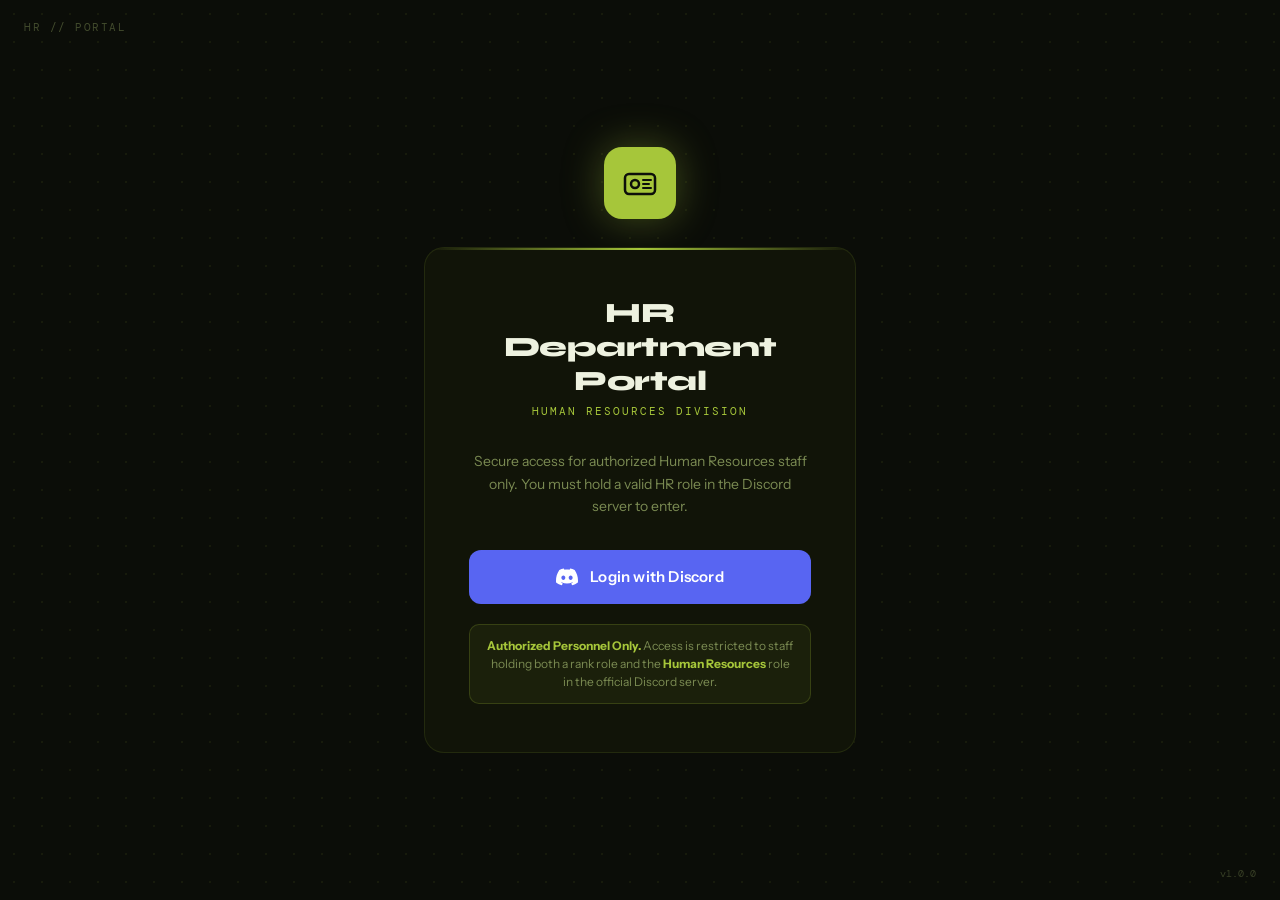
<file: index.html>
<!DOCTYPE html>
<html lang="en">
<head>
  <meta charset="UTF-8" />
  <meta name="viewport" content="width=device-width, initial-scale=1.0"/>
  <title>HR Portal — Roblox Café</title>
  <link rel="preconnect" href="https://fonts.googleapis.com">
  <link href="https://fonts.googleapis.com/css2?family=Syne:wght@400;600;700;800&family=DM+Mono:wght@400;500&family=Instrument+Sans:wght@400;500;600&display=swap" rel="stylesheet">
  <link rel="stylesheet" href="css/global.css">
  <style>
    body { display:flex; align-items:center; justify-content:center; min-height:100vh; }

    .login-wrap {
      display: flex;
      flex-direction: column;
      align-items: center;
      gap: 0;
      max-width: 480px;
      width: 100%;
      padding: 0 24px;
    }

    .logo-badge {
      width: 72px; height: 72px;
      background: var(--accent);
      border-radius: 18px;
      display: flex; align-items: center; justify-content: center;
      margin-bottom: 28px;
      box-shadow: 0 0 40px rgba(166,198,58,0.35);
      animation: badgePulse 3s ease-in-out infinite;
    }
    .logo-badge svg { width:38px; height:38px; }

    @keyframes badgePulse {
      0%,100% { box-shadow: 0 0 40px rgba(166,198,58,0.35); }
      50% { box-shadow: 0 0 60px rgba(166,198,58,0.55); }
    }

    .login-card {
      background: var(--surface);
      border: 1px solid var(--border);
      border-radius: 20px;
      padding: 48px 44px;
      width: 100%;
      text-align: center;
      position: relative;
      overflow: hidden;
    }
    .login-card::before {
      content:'';
      position:absolute; top:0; left:0; right:0; height:2px;
      background: linear-gradient(90deg, transparent, var(--accent), transparent);
    }

    .login-card h1 {
      font-family: 'Syne', sans-serif;
      font-size: 28px;
      font-weight: 800;
      color: var(--text-primary);
      margin-bottom: 6px;
      letter-spacing: -0.5px;
    }
    .login-card .dept-label {
      font-family: 'DM Mono', monospace;
      font-size: 11px;
      color: var(--accent);
      letter-spacing: 2px;
      text-transform: uppercase;
      margin-bottom: 32px;
    }
    .login-card p {
      font-size: 14px;
      color: var(--text-muted);
      line-height: 1.6;
      margin-bottom: 32px;
    }

    .discord-btn {
      display: flex;
      align-items: center;
      justify-content: center;
      gap: 12px;
      width: 100%;
      padding: 16px 24px;
      background: #5865F2;
      border: none;
      border-radius: 12px;
      color: #fff;
      font-family: 'Instrument Sans', sans-serif;
      font-size: 15px;
      font-weight: 600;
      cursor: pointer;
      transition: all 0.2s ease;
      text-decoration: none;
      letter-spacing: 0.2px;
    }
    .discord-btn:hover {
      background: #4752C4;
      transform: translateY(-1px);
      box-shadow: 0 8px 24px rgba(88,101,242,0.35);
    }
    .discord-btn svg { width:22px; height:22px; }

    .warning-note {
      margin-top: 20px;
      padding: 12px 16px;
      background: rgba(166,198,58,0.07);
      border: 1px solid rgba(166,198,58,0.2);
      border-radius: 10px;
      font-size: 12px;
      color: var(--text-muted);
      line-height: 1.5;
    }
    .warning-note strong { color: var(--accent); }

    .dot-grid {
      position: fixed;
      inset: 0;
      background-image: radial-gradient(circle, rgba(166,198,58,0.08) 1px, transparent 1px);
      background-size: 28px 28px;
      pointer-events: none;
      z-index: 0;
    }
    .login-wrap { position: relative; z-index: 1; }

    .corner-tag {
      position: fixed;
      top: 20px; left: 24px;
      font-family: 'DM Mono', monospace;
      font-size: 11px;
      color: var(--text-muted);
      letter-spacing: 1.5px;
      opacity: 0.5;
    }
    .version-tag {
      position: fixed;
      bottom: 20px; right: 24px;
      font-family: 'DM Mono', monospace;
      font-size: 10px;
      color: var(--text-muted);
      opacity: 0.4;
    }

    #error-msg {
      display: none;
      margin-top: 16px;
      padding: 12px 16px;
      background: rgba(239,68,68,0.1);
      border: 1px solid rgba(239,68,68,0.25);
      border-radius: 10px;
      font-size: 13px;
      color: #f87171;
    }
  </style>
</head>
<body>
  <div class="dot-grid"></div>
  <span class="corner-tag">HR // PORTAL</span>
  <span class="version-tag">v1.0.0</span>

  <div class="login-wrap">
    <div class="logo-badge">
      <svg viewBox="0 0 38 38" fill="none" xmlns="http://www.w3.org/2000/svg">
        <rect x="4" y="10" width="30" height="20" rx="4" stroke="#0d0f0a" stroke-width="2.5"/>
        <circle cx="14" cy="20" r="4" stroke="#0d0f0a" stroke-width="2.5"/>
        <path d="M22 16h8M22 20h6M22 24h8" stroke="#0d0f0a" stroke-width="2" stroke-linecap="round"/>
      </svg>
    </div>

    <div class="login-card">
      <h1>HR Department Portal</h1>
      <div class="dept-label">Human Resources Division</div>
      <p>Secure access for authorized Human Resources staff only. You must hold a valid HR role in the Discord server to enter.</p>

      <a href="#" class="discord-btn" id="loginBtn">
        <svg viewBox="0 0 71 55" fill="none" xmlns="http://www.w3.org/2000/svg">
          <path d="M60.1045 4.8978C55.5792 2.8214 50.7265 1.2916 45.6527 0.41542C45.5603 0.39851 45.468 0.440769 45.4204 0.525289C44.7963 1.6353 44.105 3.0834 43.6209 4.2216C38.1637 3.4046 32.7345 3.4046 27.3892 4.2216C26.905 3.0581 26.1886 1.6353 25.5617 0.525289C25.5141 0.443589 25.4218 0.401329 25.3294 0.41542C20.2584 1.2888 15.4057 2.8186 10.8776 4.8978C10.8384 4.9147 10.8048 4.9429 10.7825 4.9795C1.57795 18.7309 -0.943561 32.1443 0.293408 45.3914C0.299005 45.4562 0.335386 45.5182 0.385761 45.5576C6.45866 50.0174 12.3413 52.7249 18.1147 54.5195C18.2071 54.5477 18.305 54.5139 18.3638 54.4378C19.7295 52.5728 20.9469 50.6063 21.9907 48.5383C22.0523 48.4172 21.9935 48.2735 21.8676 48.2256C19.9366 47.4931 18.0979 46.6 16.3292 45.5858C16.1893 45.5041 16.1781 45.304 16.3068 45.2082C16.679 44.9293 17.0513 44.6391 17.4067 44.3461C17.471 44.2926 17.5606 44.2813 17.6362 44.3151C29.2558 49.6202 41.8354 49.6202 53.3179 44.3151C53.3935 44.2785 53.4831 44.2898 53.5502 44.3433C53.9057 44.6363 54.2779 44.9293 54.6530 45.2082C54.7816 45.304 54.7732 45.5041 54.6333 45.5858C52.8646 46.6197 51.0259 47.4931 49.0921 48.2228C48.9662 48.2707 48.9102 48.4172 48.9718 48.5383C50.038 50.6034 51.2554 52.5699 52.5959 54.435C52.6519 54.5139 52.7526 54.5477 52.845 54.5195C58.6464 52.7249 64.529 50.0174 70.6019 45.5576C70.6551 45.5182 70.6887 45.459 70.6943 45.3942C72.1747 30.0791 68.2147 16.7757 60.1968 4.9823C60.1772 4.9429 60.1437 4.9147 60.1045 4.8978ZM23.7259 37.3253C20.2276 37.3253 17.3451 34.1136 17.3451 30.1693C17.3451 26.225 20.1717 23.0133 23.7259 23.0133C27.308 23.0133 30.1626 26.2532 30.1066 30.1693C30.1066 34.1136 27.28 37.3253 23.7259 37.3253ZM47.3178 37.3253C43.8196 37.3253 40.9371 34.1136 40.9371 30.1693C40.9371 26.225 43.7636 23.0133 47.3178 23.0133C50.9 23.0133 53.7545 26.2532 53.6986 30.1693C53.6986 34.1136 50.9 37.3253 47.3178 37.3253Z" fill="white"/>
        </svg>
        Login with Discord
      </a>

      <div id="error-msg"></div>

      <div class="warning-note">
        <strong>Authorized Personnel Only.</strong> Access is restricted to staff holding both a rank role and the <strong>Human Resources</strong> role in the official Discord server.
      </div>
    </div>
  </div>

  <script>
    const DISCORD_CLIENT_ID = '1505290476343787651';
    const REDIRECT_URI = 'https://ereinis.github.io/hrdbujina/callback.html';

    function showLoginError(message) {
      const box = document.getElementById('error-msg');
      box.textContent = message;
      box.style.display = 'block';
    }

    function createState() {
      if (window.crypto?.randomUUID) return crypto.randomUUID();
      const bytes = new Uint8Array(16);
      crypto.getRandomValues(bytes);
      return Array.from(bytes, b => b.toString(16).padStart(2, '0')).join('');
    }

    document.getElementById('loginBtn').addEventListener('click', (e) => {
      e.preventDefault();

      try {
        const state = createState();
        sessionStorage.setItem('oauth_state', state);
        const params = new URLSearchParams({
          client_id: DISCORD_CLIENT_ID,
          redirect_uri: REDIRECT_URI,
          response_type: 'token',
          scope: 'identify guilds.members.read',
          state
        });
        window.location.assign(`https://discord.com/api/oauth2/authorize?${params}`);
      } catch (error) {
        showLoginError(`Could not start Discord login: ${error.message}`);
      }
    });
  </script>
</body>
</html>
</file>
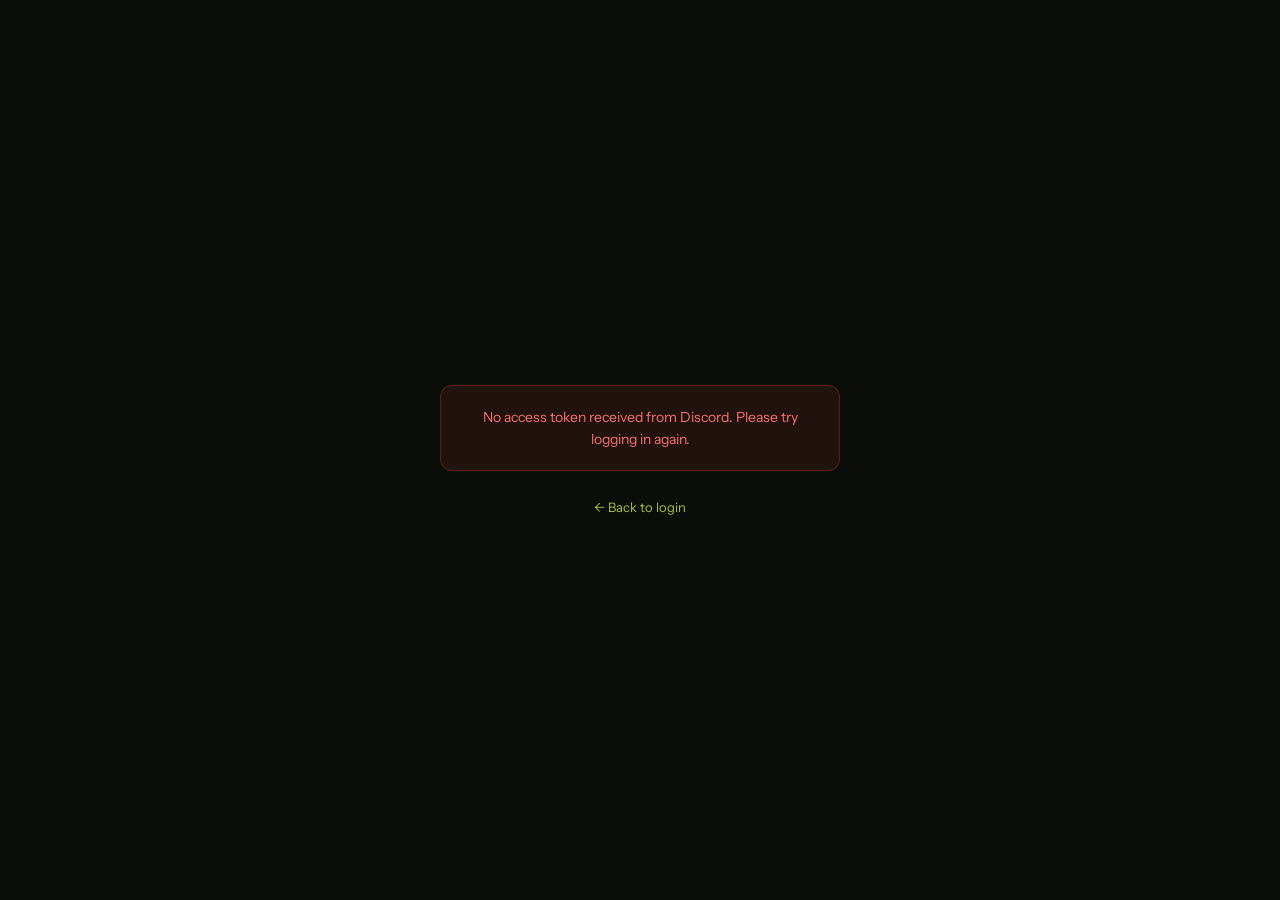
<file: callback.html>
<!DOCTYPE html>
<html lang="en">
<head>
  <meta charset="UTF-8"/>
  <meta name="viewport" content="width=device-width, initial-scale=1.0"/>
  <title>Authenticating…</title>
  <link rel="preconnect" href="https://fonts.googleapis.com">
  <link href="https://fonts.googleapis.com/css2?family=DM+Mono:wght@400;500&family=Instrument+Sans:wght@400;500&display=swap" rel="stylesheet">
  <style>
    :root {
      --accent: #a6c63a;
      --bg: #0b0d08;
      --surface: #111408;
      --border: rgba(166,198,58,0.15);
      --text-primary: #eef2e0;
      --text-muted: #7a8a52;
      --danger: #ef4444;
    }
    * { box-sizing: border-box; margin:0; padding:0; }
    body {
      background: var(--bg);
      color: var(--text-primary);
      font-family: 'Instrument Sans', sans-serif;
      display: flex; align-items: center; justify-content: center;
      min-height: 100vh; flex-direction: column; gap: 20px; text-align:center; padding:24px;
    }
    .spinner {
      width:36px; height:36px;
      border: 3px solid var(--border);
      border-top-color: var(--accent);
      border-radius:50%;
      animation: spin 0.7s linear infinite;
    }
    @keyframes spin { to { transform:rotate(360deg); } }
    .status { font-family:'DM Mono',monospace; font-size:12px; color:var(--text-muted); letter-spacing:1px; }
    .error-box {
      background: rgba(239,68,68,0.1);
      border: 1px solid rgba(239,68,68,0.25);
      border-radius: 12px;
      padding: 20px 28px;
      color: #f87171;
      font-size: 14px;
      line-height: 1.6;
      max-width:400px;
    }
    .back-link {
      font-size: 13px; color: var(--accent);
      text-decoration: none; margin-top: 8px;
    }
    .back-link:hover { text-decoration: underline; }
  </style>
</head>
<body>
  <div class="spinner" id="spinner"></div>
  <div class="status" id="status">Verifying your Discord account…</div>

  <script type="module">
    const setStatus = (msg) => { document.getElementById('status').textContent = msg; };

    async function handleCallback() {
      const hash = window.location.hash.substring(1);
      const params = new URLSearchParams(hash);
      const token = params.get('access_token');
      const returnedState = params.get('state');
      const storedState = sessionStorage.getItem('oauth_state');

      if (!token) {
        showError('No access token received from Discord. Please try logging in again.');
        return;
      }
      if (returnedState !== storedState) {
        showError('State mismatch — possible CSRF. Please try again.');
        return;
      }

      try {
        setStatus('Loading portal configuration...');
        const { fetchAndValidate, saveSession } = await import('./js/auth.js');
        setStatus('Fetching your guild membership…');
        const session = await fetchAndValidate(token);
        saveSession(session);
        setStatus('Access granted! Redirecting…');
        window.location.href = 'pages/dashboard.html';
      } catch (err) {
        if (err.name === 'AbortError') {
          showError('Discord took too long to respond. Refresh and try again.');
        } else if (err.message === 'NO_HR_ROLE') {
          showError('You do not have the <strong>Human Resources</strong> role in the server. Access denied.');
        } else if (err.message === 'NO_RANK_ROLE') {
          showError('No valid HR rank role found on your account. Contact a President or Vice President.');
        } else {
          showError(`Authentication failed: ${err.message}`);
        }
      }
    }

    function showError(msg) {
      document.getElementById('spinner').style.display = 'none';
      document.getElementById('status').style.display = 'none';
      document.body.insertAdjacentHTML('beforeend', `
        <div class="error-box">${msg}</div>
        <a href="index.html" class="back-link">← Back to login</a>
      `);
    }

    handleCallback();
  </script>
</body>
</html>
</file>
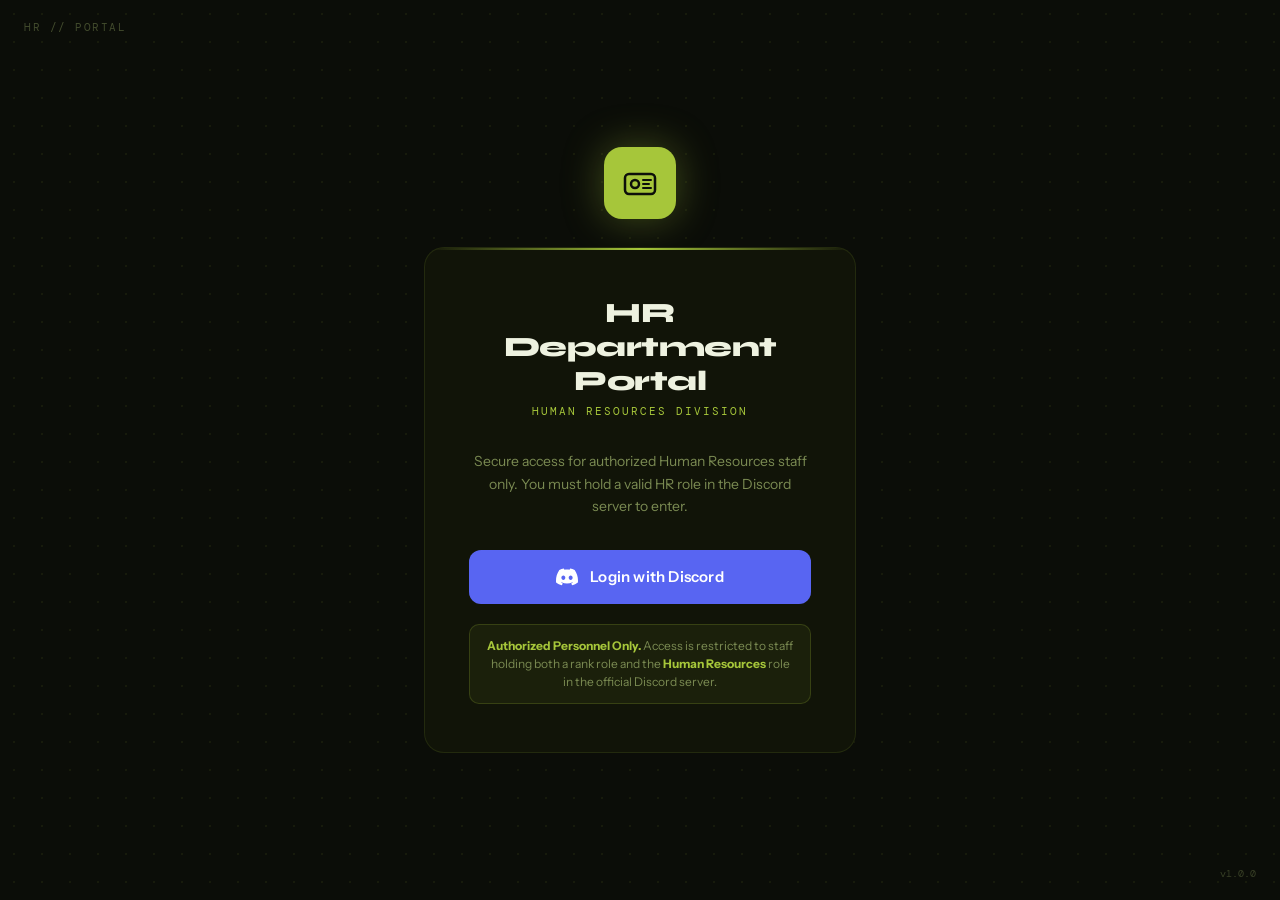
<file: pages/dashboard.html>
<!DOCTYPE html>
<html lang="en">
<head>
  <meta charset="UTF-8"/>
  <meta name="viewport" content="width=device-width, initial-scale=1.0"/>
  <title>Dashboard — HR Portal</title>
  <link rel="preconnect" href="https://fonts.googleapis.com">
  <link href="https://fonts.googleapis.com/css2?family=Syne:wght@400;600;700;800&family=DM+Mono:wght@400;500&family=Instrument+Sans:wght@400;500;600&display=swap" rel="stylesheet">
  <link rel="stylesheet" href="../css/global.css">
</head>
<body>
<script type="module">
import { initLayout } from '../js/layout.js';
import { initFirebase } from '../js/firebase.js';

(async () => {
  const session = await initLayout('Dashboard', 'dashboard');
  if (!session) return;

  const { db } = await initFirebase();

  const content = document.getElementById('page-content');
  content.innerHTML = `
    <div style="margin-bottom:28px;">
      <h2 style="font-family:'Syne',sans-serif;font-size:22px;font-weight:800;margin-bottom:4px;">
        Welcome back, ${escHtml(session.username)} 👋
      </h2>
      <p style="color:var(--text-muted);font-size:14px;">Here's an overview of HR department activity.</p>
    </div>

    <div class="stats-grid" id="stats-grid">
      <div class="stat-card">
        <div class="stat-value" id="stat-transcripts">—</div>
        <div class="stat-label">Ticket Transcripts</div>
      </div>
      <div class="stat-card">
        <div class="stat-value" id="stat-cases">—</div>
        <div class="stat-label">Disciplinary Cases</div>
      </div>
      <div class="stat-card">
        <div class="stat-value" id="stat-interviews">—</div>
        <div class="stat-label">Interviews</div>
      </div>
      <div class="stat-card">
        <div class="stat-value" id="stat-recent">—</div>
        <div class="stat-label">Cases This Month</div>
      </div>
    </div>

    <div style="display:grid;grid-template-columns:1fr 1fr;gap:20px;">
      <div class="card">
        <div class="card-header">
          <div>
            <div class="card-title">Recent Disciplinary Cases</div>
            <div class="card-subtitle">Last 5 submitted</div>
          </div>
          <a href="disciplinary.html" class="btn btn-ghost btn-sm">View all</a>
        </div>
        <div id="recent-cases">
          <div style="text-align:center;padding:20px;color:var(--text-muted);font-size:13px;">
            <div class="spinner" style="margin:0 auto 10px;"></div>Loading…
          </div>
        </div>
      </div>

      <div class="card">
        <div class="card-header">
          <div>
            <div class="card-title">Recent Transcripts</div>
            <div class="card-subtitle">Last 5 uploaded</div>
          </div>
          <a href="transcripts.html" class="btn btn-ghost btn-sm">View all</a>
        </div>
        <div id="recent-transcripts">
          <div style="text-align:center;padding:20px;color:var(--text-muted);font-size:13px;">
            <div class="spinner" style="margin:0 auto 10px;"></div>Loading…
          </div>
        </div>
      </div>
    </div>

    <div class="card" style="margin-top:20px;">
      <div class="card-title" style="margin-bottom:16px;">Your Access Level</div>
      <div style="display:flex;flex-wrap:wrap;gap:10px;" id="access-badges"></div>
    </div>
  `;

  // Load stats
  try {
    const [transSnap, casesSnap, interviewsSnap] = await Promise.all([
      db.collection('transcripts').get(),
      db.collection('disciplinary_cases').get(),
      db.collection('interviews').get()
    ]);

    document.getElementById('stat-transcripts').textContent = transSnap.size;
    document.getElementById('stat-cases').textContent = casesSnap.size;
    document.getElementById('stat-interviews').textContent = interviewsSnap.size;

    const thisMonth = new Date();
    thisMonth.setDate(1); thisMonth.setHours(0,0,0,0);
    const recent = casesSnap.docs.filter(d => {
      const ts = d.data().createdAt?.toDate?.() || new Date(0);
      return ts >= thisMonth;
    });
    document.getElementById('stat-recent').textContent = recent.size ?? recent.length;

    // Recent cases
    const cases = casesSnap.docs
      .sort((a,b) => (b.data().createdAt?.seconds||0) - (a.data().createdAt?.seconds||0))
      .slice(0,5);
    document.getElementById('recent-cases').innerHTML = cases.length ? `
      <table class="data-table">
        <thead><tr><th>Case ID</th><th>Member</th><th>Action</th></tr></thead>
        <tbody>${cases.map(d => {
          const data = d.data();
          const actions = (data.actions||[]).join(', ');
          return `<tr>
            <td><span class="mono" style="font-size:11px;color:var(--accent);">${escHtml(data.caseId||d.id)}</span></td>
            <td style="color:var(--text-primary);">${escHtml(data.memberId||'—')}</td>
            <td><span class="badge badge-warning">${escHtml(actions.substring(0,30))}${actions.length>30?'…':''}</span></td>
          </tr>`;
        }).join('')}</tbody>
      </table>
    ` : '<div class="empty-state"><p>No cases yet.</p></div>';

    // Recent transcripts
    const transcripts = transSnap.docs
      .sort((a,b) => (b.data().uploadedAt?.seconds||0) - (a.data().uploadedAt?.seconds||0))
      .slice(0,5);
    document.getElementById('recent-transcripts').innerHTML = transcripts.length ? `
      <table class="data-table">
        <thead><tr><th>Filename</th><th>Uploaded by</th></tr></thead>
        <tbody>${transcripts.map(d => {
          const data = d.data();
          return `<tr>
            <td style="color:var(--text-primary);">${escHtml(data.filename||'Unknown')}</td>
            <td style="color:var(--text-muted);">${escHtml(data.uploadedBy||'—')}</td>
          </tr>`;
        }).join('')}</tbody>
      </table>
    ` : '<div class="empty-state"><p>No transcripts yet.</p></div>';

  } catch(e) {
    console.error(e);
  }

  // Access badges
  const { CAN_MANAGE_TRANSCRIPTS, CAN_DELETE_CASES, CAN_SUBMIT_CASES, CAN_ADD_INTERVIEWS, CAN_DELETE_INTERVIEWS } = await import('../js/config.js');
  const { hasPermission } = await import('../js/auth.js');
  const badges = document.getElementById('access-badges');
  const perms = [
    ['View Transcripts', true],
    ['Upload Transcripts', hasPermission(session, CAN_MANAGE_TRANSCRIPTS)],
    ['Delete Transcripts', hasPermission(session, CAN_MANAGE_TRANSCRIPTS)],
    ['Submit Disciplinary', hasPermission(session, CAN_SUBMIT_CASES)],
    ['Delete Cases', hasPermission(session, CAN_DELETE_CASES)],
    ['Log Interviews', hasPermission(session, CAN_ADD_INTERVIEWS)],
    ['Delete Interviews', hasPermission(session, CAN_DELETE_INTERVIEWS)],
  ];
  badges.innerHTML = perms.map(([label, allowed]) => `
    <div style="display:flex;align-items:center;gap:8px;padding:8px 14px;
      background:${allowed?'var(--accent-glow)':'rgba(239,68,68,0.08)'};
      border:1px solid ${allowed?'var(--border-strong)':'rgba(239,68,68,0.2)'};
      border-radius:8px;font-size:12px;
      color:${allowed?'var(--accent)':'#f87171'};">
      <svg width="13" height="13" viewBox="0 0 13 13" fill="currentColor">
        ${allowed
          ? '<path d="M2 7l3 3 6-6" stroke="currentColor" stroke-width="2" fill="none" stroke-linecap="round" stroke-linejoin="round"/>'
          : '<path d="M2 2l9 9M11 2l-9 9" stroke="currentColor" stroke-width="2" fill="none" stroke-linecap="round"/>'}
      </svg>
      ${label}
    </div>
  `).join('');
})();

function escHtml(str) {
  return String(str).replace(/[&<>"']/g, c => ({'&':'&amp;','<':'&lt;','>':'&gt;','"':'&quot;',"'":'&#39;'})[c]);
}
</script>
</body>
</html>
</file>
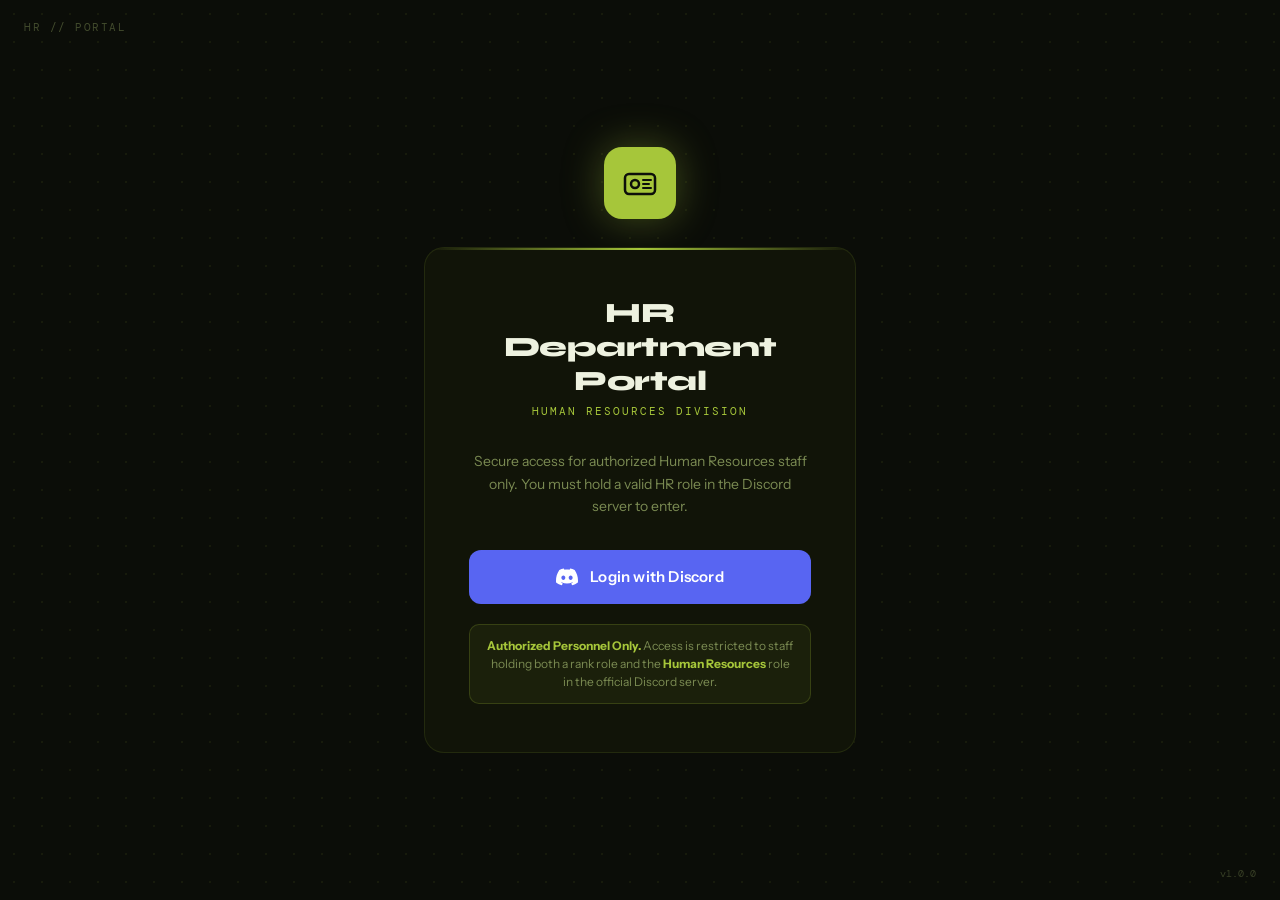
<file: pages/disciplinary.html>
<!DOCTYPE html>
<html lang="en">
<head>
  <meta charset="UTF-8"/>
  <meta name="viewport" content="width=device-width, initial-scale=1.0"/>
  <title>Disciplinary Actions — HR Portal</title>
  <link rel="preconnect" href="https://fonts.googleapis.com">
  <link href="https://fonts.googleapis.com/css2?family=Syne:wght@400;600;700;800&family=DM+Mono:wght@400;500&family=Instrument+Sans:wght@400;500;600&display=swap" rel="stylesheet">
  <link rel="stylesheet" href="../css/global.css">
  <style>
    .page-grid { display:grid; grid-template-columns:400px 1fr; gap:24px; align-items:start; }
    @media(max-width:1100px) { .page-grid { grid-template-columns:1fr; } }

    /* Custom multi-select styles */
    .ms-container { position:relative; }
    .ms-display {
      background:var(--surface-2);border:1px solid var(--border);border-radius:10px;
      padding:8px 10px;min-height:46px;cursor:pointer;transition:border-color 0.15s,box-shadow 0.15s;
      display:flex;flex-wrap:wrap;gap:5px;align-items:center;
    }
    .ms-display:focus, .ms-display.open { border-color:var(--accent);box-shadow:0 0 0 3px var(--accent-glow); }
    .ms-placeholder { color:var(--text-muted);font-size:14px;padding:2px 4px; }
    .ms-tag {
      display:inline-flex;align-items:center;gap:5px;
      background:var(--accent-glow);border:1px solid var(--border-strong);
      border-radius:6px;padding:3px 8px;font-size:11px;color:var(--accent);font-weight:500;
    }
    .ms-tag-x { background:none;border:none;color:var(--accent);cursor:pointer;font-size:14px;line-height:1;padding:0; }
    .ms-dropdown {
      position:absolute;top:calc(100% + 4px);left:0;right:0;
      background:var(--surface-2);border:1px solid var(--border-strong);border-radius:10px;
      z-index:300;overflow:hidden;box-shadow:0 12px 32px rgba(0,0,0,0.5);max-height:260px;overflow-y:auto;
    }
    .ms-opt {
      padding:10px 14px;font-size:13px;color:var(--text-secondary);
      cursor:pointer;display:flex;align-items:center;gap:10px;transition:background 0.1s;
      user-select:none;
    }
    .ms-opt:hover { background:var(--surface-3); }
    .ms-opt.selected { color:var(--accent); }
    .ms-opt .ms-check { width:16px;height:16px;border:1.5px solid var(--border-strong);border-radius:4px;flex-shrink:0;display:flex;align-items:center;justify-content:center; }
    .ms-opt.selected .ms-check { background:var(--accent);border-color:var(--accent);color:#0b0d08; }

    .action-type-badge {
      display:inline-block;padding:2px 8px;border-radius:99px;font-size:10px;
      font-family:'DM Mono',monospace;letter-spacing:0.5px;
    }
    .action-warning { background:rgba(245,158,11,0.12);color:var(--warning);border:1px solid rgba(245,158,11,0.2); }
    .action-ban { background:var(--danger-dim);color:var(--danger);border:1px solid rgba(239,68,68,0.2); }
    .action-other { background:var(--accent-glow);color:var(--accent);border:1px solid var(--border-strong); }
  </style>
</head>
<body>
<script type="module">
import { initLayout } from '../js/layout.js';
import { initFirebase } from '../js/firebase.js';
import { hasPermission } from '../js/auth.js';
import { CAN_DELETE_CASES, CAN_SUBMIT_CASES } from '../js/config.js';
import { toast } from '../js/toast.js';

const ACTION_TYPES = [
  'Verbal Warning','Warning I','Warning II','Warning III',
  'Mute','Kick','Suspension','Appealable Ban','Temporary Ban','Permanent Ban'
];

function actionBadgeClass(a) {
  if (a.includes('Ban')) return 'action-ban';
  if (a.includes('Warning') || a==='Mute'||a==='Kick'||a==='Suspension') return 'action-warning';
  return 'action-other';
}

function generateCaseId() {
  const chars = 'ABCDEFGHJKLMNPQRSTUVWXYZ23456789';
  const rand = Array.from({length:6}, () => chars[Math.floor(Math.random()*chars.length)]).join('');
  const ts = Date.now().toString(36).toUpperCase().slice(-4);
  return `CASE-${ts}-${rand}`;
}

function escHtml(str) {
  return String(str||'').replace(/[&<>"']/g, c => ({'&':'&amp;','<':'&lt;','>':'&gt;','"':'&quot;',"'":'&#39;'})[c]);
}

let session, db;
let selectedActions = [];
let allCases = [];

(async () => {
try {
  session = await initLayout('Disciplinary Actions', 'disciplinary');
  if (!session) return;

  ({ db } = await initFirebase());

  const canDelete = hasPermission(session, CAN_DELETE_CASES);
  const canSubmit = hasPermission(session, CAN_SUBMIT_CASES);
  const caseId = generateCaseId();

  document.getElementById('page-content').innerHTML = `
    <div class="${canSubmit ? 'page-grid' : ''}">
      <!-- FORM -->
      ${canSubmit ? `
      <div class="card" style="position:sticky;top:80px;">
        <div class="card-header" style="margin-bottom:24px;">
          <div>
            <div class="card-title">New Disciplinary Action</div>
            <div class="card-subtitle">All fields are required</div>
          </div>
        </div>

        <div style="display:flex;flex-direction:column;gap:18px;">
          <div class="form-group">
            <label class="form-label">Case ID</label>
            <input type="text" class="form-input readonly" id="case-id-field" value="${escHtml(caseId)}" readonly>
          </div>

          <div class="form-group">
            <label class="form-label">Member User ID <span class="req">*</span></label>
            <input type="text" class="form-input" id="member-id" placeholder="e.g. 1234567890">
          </div>

          <div class="form-group">
            <label class="form-label">Type of Disciplinary Action <span class="req">*</span></label>
            <div class="ms-container">
              <div class="ms-display" id="ms-display" tabindex="0">
                <span class="ms-placeholder" id="ms-placeholder">Select action types…</span>
              </div>
              <div class="ms-dropdown hidden" id="ms-dropdown">
                ${ACTION_TYPES.map((a,i) => `
                  <div class="ms-opt" data-value="${escHtml(a)}" data-idx="${i}">
                    <span class="ms-check">
                      <svg width="10" height="10" viewBox="0 0 10 10" fill="none"><path d="M2 5l2.5 2.5 3.5-4" stroke="currentColor" stroke-width="1.8" stroke-linecap="round" stroke-linejoin="round"/></svg>
                    </span>
                    ${escHtml(a)}
                  </div>
                `).join('')}
              </div>
            </div>
          </div>

          <div class="form-group">
            <label class="form-label">Reason for Disciplinary Action <span class="req">*</span></label>
            <textarea class="form-textarea" id="reason-field" placeholder="Describe the reason for this disciplinary action in detail…"></textarea>
          </div>

          <button class="btn btn-primary" id="submit-btn" style="margin-top:4px;">
            <svg viewBox="0 0 16 16" fill="none" stroke="currentColor" stroke-width="2"><path d="M2 8h12M10 4l4 4-4 4" stroke-linecap="round" stroke-linejoin="round"/></svg>
            Submit Case
          </button>
        </div>
      </div>
      ` : ''}

      <!-- TABLE -->
      <div class="card">
        <div class="card-header">
          <div>
            <div class="card-title">Disciplinary Cases</div>
            <div class="card-subtitle" id="case-count">Loading…</div>
          </div>
          <input type="text" id="case-search" class="form-input" placeholder="Search cases…" style="width:200px;padding:8px 12px;font-size:13px;">
        </div>
        <div id="cases-table-wrap">
          <div style="text-align:center;padding:32px;color:var(--text-muted);">
            <div class="spinner" style="margin:0 auto 12px;"></div>
            <p style="font-size:13px;">Loading cases…</p>
          </div>
        </div>
      </div>
    </div>

    <!-- Delete Confirm Modal -->
    <div class="modal-overlay hidden" id="delete-modal">
      <div class="modal">
        <div class="modal-title" style="color:var(--danger);">Delete Case</div>
        <div class="modal-body">This will permanently delete the case record. Only Presidents and Vice Presidents may delete cases. This action cannot be undone.</div>
        <div class="modal-actions">
          <button class="btn btn-ghost" id="cancel-delete">Cancel</button>
          <button class="btn btn-danger" id="confirm-delete">Delete Case</button>
        </div>
      </div>
    </div>
  `;

  if (canSubmit) {
    setupMultiSelect();
    setupForm(caseId);
  }
  await loadCases();

  document.getElementById('case-search').addEventListener('input', e => {
    const q = e.target.value.toLowerCase();
    renderCases(allCases.filter(c =>
      c.caseId?.toLowerCase().includes(q) ||
      c.memberId?.toLowerCase().includes(q) ||
      (c.actions||[]).join(' ').toLowerCase().includes(q) ||
      c.reason?.toLowerCase().includes(q)
    ));
  });
} catch (e) {
  document.body.innerHTML = `<div class="empty-state" style="padding:48px;"><p>Failed to load disciplinary page: ${escHtml(e.message)}</p></div>`;
}
})();

// ---- MULTISELECT ----
function setupMultiSelect() {
  const display = document.getElementById('ms-display');
  const dropdown = document.getElementById('ms-dropdown');
  const placeholder = document.getElementById('ms-placeholder');

  display.addEventListener('click', () => {
    dropdown.classList.toggle('hidden');
    display.classList.toggle('open');
  });

  document.addEventListener('click', e => {
    if (!display.contains(e.target) && !dropdown.contains(e.target)) {
      dropdown.classList.add('hidden');
      display.classList.remove('open');
    }
  });

  dropdown.querySelectorAll('.ms-opt').forEach(opt => {
    opt.addEventListener('click', e => {
      e.stopPropagation();
      const val = opt.dataset.value;
      if (selectedActions.includes(val)) {
        selectedActions = selectedActions.filter(a => a !== val);
        opt.classList.remove('selected');
      } else {
        selectedActions.push(val);
        opt.classList.add('selected');
      }
      renderTags();
    });
  });
}

function renderTags() {
  const display = document.getElementById('ms-display');
  const placeholder = document.getElementById('ms-placeholder');
  // Remove old tags
  display.querySelectorAll('.ms-tag').forEach(t => t.remove());

  if (!selectedActions.length) {
    placeholder.style.display = '';
  } else {
    placeholder.style.display = 'none';
    selectedActions.forEach(a => {
      const tag = document.createElement('span');
      tag.className = 'ms-tag';
      tag.innerHTML = `${escHtml(a)}<button class="ms-tag-x" title="Remove">×</button>`;
      tag.querySelector('.ms-tag-x').addEventListener('click', ev => {
        ev.stopPropagation();
        selectedActions = selectedActions.filter(x => x !== a);
        document.querySelector(`.ms-opt[data-value="${a}"]`)?.classList.remove('selected');
        renderTags();
      });
      display.appendChild(tag);
    });
  }
}

// ---- FORM SUBMIT ----
function setupForm(caseId) {
  let currentCaseId = caseId;
  document.getElementById('submit-btn').addEventListener('click', async () => {
    const memberId = document.getElementById('member-id').value.trim();
    const reason   = document.getElementById('reason-field').value.trim();

    if (!memberId) { toast('Please enter a Member User ID.', 'error'); return; }
    if (!selectedActions.length) { toast('Please select at least one action type.', 'error'); return; }
    if (!reason) { toast('Please provide a reason.', 'error'); return; }

    const btn = document.getElementById('submit-btn');
    btn.disabled = true;
    btn.innerHTML = '<div class="spinner" style="width:14px;height:14px;border-width:2px;"></div> Submitting…';

    try {
      await db.collection('disciplinary_cases').add({
        caseId: currentCaseId,
        memberId,
        actions: selectedActions,
        reason,
        submittedBy: session.username,
        submitterId: session.id,
        submitterRole: session.roleName,
        createdAt: firebase.firestore.FieldValue.serverTimestamp()
      });

      toast('Case submitted successfully!', 'success');
      // Reset form with new ID
      const newId = generateCaseId();
      currentCaseId = newId;
      document.getElementById('case-id-field').value = newId;
      document.getElementById('member-id').value = '';
      document.getElementById('reason-field').value = '';
      selectedActions = [];
      renderTags();
      document.querySelectorAll('.ms-opt').forEach(o => o.classList.remove('selected'));
      await loadCases();
    } catch(e) {
      toast('Failed to submit: ' + e.message, 'error');
    }

    btn.disabled = false;
    btn.innerHTML = `<svg viewBox="0 0 16 16" fill="none" stroke="currentColor" stroke-width="2"><path d="M2 8h12M10 4l4 4-4 4" stroke-linecap="round" stroke-linejoin="round"/></svg> Submit Case`;
  });
}

// ---- LOAD CASES ----
async function loadCases() {
  try {
    const snap = await db.collection('disciplinary_cases').orderBy('createdAt', 'desc').get();
    allCases = snap.docs.map(d => ({ _docId: d.id, ...d.data() }));
    document.getElementById('case-count').textContent = `${allCases.length} case${allCases.length !== 1 ? 's' : ''} total`;
    renderCases(allCases);
  } catch(e) {
    document.getElementById('cases-table-wrap').innerHTML = `<div class="empty-state"><p>Error: ${e.message}</p></div>`;
  }
}

function renderCases(cases) {
  const canDelete = hasPermission(session, CAN_DELETE_CASES);
  const wrap = document.getElementById('cases-table-wrap');

  if (!cases.length) {
    wrap.innerHTML = `<div class="empty-state">
      <svg viewBox="0 0 40 40" fill="none" stroke="currentColor" stroke-width="1.5"><path d="M20 4L4 10v12c0 8 6.5 14 16 16 9.5-2 16-8 16-16V10L20 4z" stroke-linecap="round"/><path d="M14 20l4 4 8-8" stroke-linecap="round" stroke-linejoin="round"/></svg>
      <p>No disciplinary cases found.</p>
    </div>`;
    return;
  }

  wrap.innerHTML = `
    <div style="overflow-x:auto;">
      <table class="data-table">
        <thead>
          <tr>
            <th>Case ID</th>
            <th>Member ID</th>
            <th>Action(s)</th>
            <th>Reason</th>
            <th>Submitted by</th>
            <th>Date</th>
            ${canDelete ? '<th></th>' : ''}
          </tr>
        </thead>
        <tbody>
          ${cases.map(c => {
            const date = c.createdAt?.toDate ? c.createdAt.toDate() : new Date(0);
            const dateStr = date.toLocaleDateString('en-US', { year:'numeric', month:'short', day:'numeric' });
            const actions = c.actions || [];

            return `<tr>
              <td><span class="mono" style="font-size:11px;color:var(--accent);">${escHtml(c.caseId||c._docId)}</span></td>
              <td style="color:var(--text-primary);font-family:'DM Mono',monospace;font-size:12px;">${escHtml(c.memberId)}</td>
              <td style="max-width:180px;">
                <div style="display:flex;flex-wrap:wrap;gap:3px;">
                  ${actions.map(a => `<span class="action-type-badge ${actionBadgeClass(a)}">${escHtml(a)}</span>`).join('')}
                </div>
              </td>
              <td style="color:var(--text-muted);max-width:200px;white-space:nowrap;overflow:hidden;text-overflow:ellipsis;" title="${escHtml(c.reason)}">${escHtml(c.reason)}</td>
              <td><span style="font-size:12px;color:var(--text-secondary);">${escHtml(c.submittedBy||'—')}</span><br><span style="font-size:10px;color:var(--text-muted);font-family:'DM Mono',monospace;">${escHtml(c.submitterRole||'')}</span></td>
              <td style="font-size:12px;color:var(--text-muted);white-space:nowrap;">${dateStr}</td>
              ${canDelete ? `<td><button class="btn btn-danger btn-sm delete-case-btn" data-id="${c._docId}">
                <svg viewBox="0 0 16 16" fill="none" stroke="currentColor" stroke-width="1.8"><path d="M2 4h12M5 4V2h6v2M6 7v5M10 7v5M3 4l1 10h8l1-10" stroke-linecap="round" stroke-linejoin="round"/></svg>
                Delete
              </button></td>` : ''}
            </tr>`;
          }).join('')}
        </tbody>
      </table>
    </div>
  `;

  document.querySelectorAll('.delete-case-btn').forEach(btn => {
    btn.addEventListener('click', () => openDeleteModal(btn.dataset.id));
  });
}

let deleteTargetId = null;
function openDeleteModal(docId) {
  deleteTargetId = docId;
  const modal = document.getElementById('delete-modal');
  modal.classList.remove('hidden');
  document.getElementById('cancel-delete').onclick = () => { modal.classList.add('hidden'); deleteTargetId = null; };
  document.getElementById('confirm-delete').onclick = async () => {
    if (!deleteTargetId) return;
    try {
      await db.collection('disciplinary_cases').doc(deleteTargetId).delete();
      toast('Case deleted.', 'success');
      modal.classList.add('hidden');
      deleteTargetId = null;
      await loadCases();
    } catch(e) {
      toast('Failed: ' + e.message, 'error');
    }
  };
}

</script>
</body>
</html>
</file>
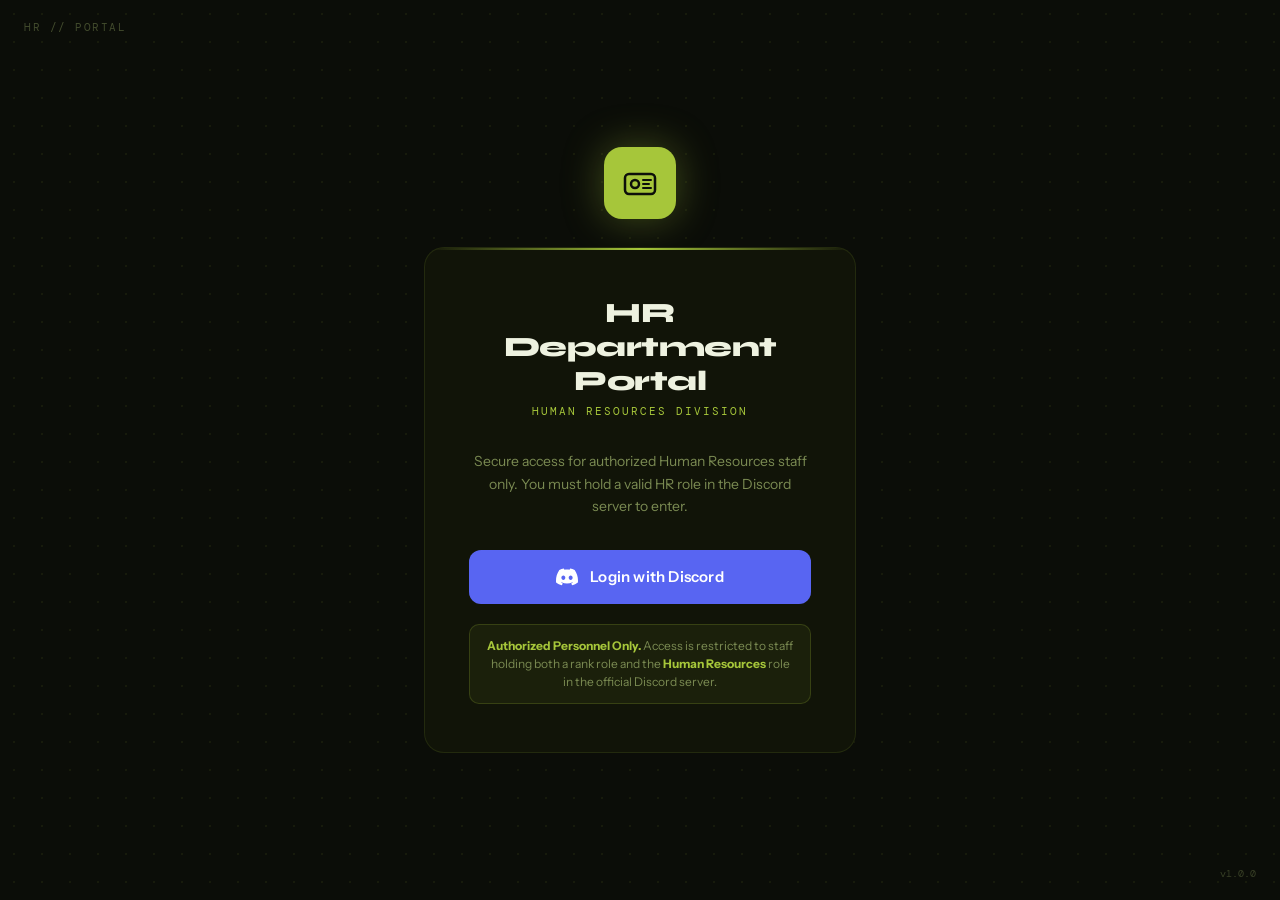
<file: pages/interviews.html>
<!DOCTYPE html>
<html lang="en">
<head>
  <meta charset="UTF-8"/>
  <meta name="viewport" content="width=device-width, initial-scale=1.0"/>
  <title>Interviews - HR Portal</title>
  <link rel="preconnect" href="https://fonts.googleapis.com">
  <link href="https://fonts.googleapis.com/css2?family=Syne:wght@400;600;700;800&family=DM+Mono:wght@400;500&family=Instrument+Sans:wght@400;500;600&display=swap" rel="stylesheet">
  <link rel="stylesheet" href="../css/global.css">
  <style>
    .page-grid { display:grid; grid-template-columns:420px 1fr; gap:24px; align-items:start; }
    @media(max-width:1100px) { .page-grid { grid-template-columns:1fr; } }
    .score-row { display:grid; grid-template-columns:1fr 72px; gap:10px; align-items:center; }
    .score-row .form-input { text-align:center; }
    .result-pill { display:inline-flex;align-items:center;justify-content:center;padding:4px 10px;border-radius:999px;font-family:'DM Mono',monospace;font-size:11px; }
    .result-pass { color:var(--accent);background:var(--accent-glow);border:1px solid var(--border-strong); }
    .result-fail { color:var(--danger);background:var(--danger-dim);border:1px solid rgba(239,68,68,0.2); }
  </style>
</head>
<body>
<script type="module">
import { initLayout } from '../js/layout.js';
import { initFirebase } from '../js/firebase.js';
import { hasPermission } from '../js/auth.js';
import { CAN_ADD_INTERVIEWS, CAN_DELETE_INTERVIEWS } from '../js/config.js';
import { toast } from '../js/toast.js';

const SCORE_FIELDS = [
  ['commitmentMotivation', 'Commitment & Motivation'],
  ['hrKnowledgeProfessionalism', 'HR Knowledge & Professionalism'],
  ['hiringDecisionMaking', 'Hiring & Decision-Making Skills'],
  ['conflictResolutionIntegrity', 'Conflict Resolution & Integrity']
];

let session, db;
let allInterviews = [];

(async () => {
  try {
    session = await initLayout('Interviews', 'interviews');
    if (!session) return;

    ({ db } = await initFirebase());

    const canAdd = hasPermission(session, CAN_ADD_INTERVIEWS);

    document.getElementById('page-content').innerHTML = `
      <div class="${canAdd ? 'page-grid' : ''}">
        ${canAdd ? `
        <div class="card" style="position:sticky;top:80px;">
          <div class="card-header" style="margin-bottom:24px;">
            <div>
              <div class="card-title">Log Interview</div>
              <div class="card-subtitle">Scores are calculated out of 40</div>
            </div>
          </div>

          <div style="display:flex;flex-direction:column;gap:16px;">
            <div class="form-group">
              <label class="form-label">Interviewer ID <span class="req">*</span></label>
              <input type="text" class="form-input" id="interviewer-id" placeholder="HR, PR, or OPS member ID">
            </div>

            <div class="form-group">
              <label class="form-label">Interviewee ID <span class="req">*</span></label>
              <input type="text" class="form-input" id="interviewee-id" placeholder="Interviewee user ID">
            </div>

            <div class="form-group">
              <label class="form-label">Type of Interview <span class="req">*</span></label>
              <select class="form-select" id="interview-type">
                <option value="MR">MR</option>
                <option value="HR">HR</option>
              </select>
            </div>

            ${SCORE_FIELDS.map(([id, label]) => `
              <div class="form-group">
                <label class="form-label">${label} <span class="req">*</span></label>
                <div class="score-row">
                  <input type="range" min="1" max="10" value="1" id="${id}-range" data-score="${id}">
                  <input type="number" min="1" max="10" value="1" class="form-input" id="${id}" data-score="${id}">
                </div>
              </div>
            `).join('')}

            <div class="form-group">
              <label class="form-label">Final Results</label>
              <input type="text" class="form-input readonly" id="final-results" value="4/40" readonly>
            </div>

            <div class="form-group">
              <label class="form-label">Pass/Fail <span class="req">*</span></label>
              <select class="form-select" id="pass-fail">
                <option value="Pass">Pass</option>
                <option value="Fail">Fail</option>
              </select>
            </div>

            <button class="btn btn-primary" id="submit-interview">
              <svg viewBox="0 0 16 16" fill="none" stroke="currentColor" stroke-width="2"><path d="M2 8h12M10 4l4 4-4 4" stroke-linecap="round" stroke-linejoin="round"/></svg>
              Log Interview
            </button>
          </div>
        </div>
        ` : ''}

        <div class="card">
          <div class="card-header">
            <div>
              <div class="card-title">Interview Logs</div>
              <div class="card-subtitle" id="interview-count">Loading...</div>
            </div>
            <input type="text" id="interview-search" class="form-input" placeholder="Search interviews..." style="width:220px;padding:8px 12px;font-size:13px;">
          </div>
          <div id="interviews-table-wrap">
            <div style="text-align:center;padding:32px;color:var(--text-muted);">
              <div class="spinner" style="margin:0 auto 12px;"></div>
              <p style="font-size:13px;">Loading interviews...</p>
            </div>
          </div>
        </div>
      </div>

      <div class="modal-overlay hidden" id="delete-modal">
        <div class="modal">
          <div class="modal-title" style="color:var(--danger);">Delete Interview</div>
          <div class="modal-body">This will permanently delete the interview log. Only Presidents and Vice Presidents may delete interviews.</div>
          <div class="modal-actions">
            <button class="btn btn-ghost" id="cancel-delete">Cancel</button>
            <button class="btn btn-danger" id="confirm-delete">Delete Interview</button>
          </div>
        </div>
      </div>
    `;

    if (canAdd) setupForm();
    await loadInterviews();

    document.getElementById('interview-search').addEventListener('input', e => {
      const q = e.target.value.toLowerCase();
      renderInterviews(allInterviews.filter(item =>
        item.interviewerId?.toLowerCase().includes(q) ||
        item.intervieweeId?.toLowerCase().includes(q) ||
        item.type?.toLowerCase().includes(q) ||
        item.result?.toLowerCase().includes(q)
      ));
    });
  } catch (e) {
    document.body.innerHTML = `<div class="empty-state" style="padding:48px;"><p>Failed to load interviews page: ${escHtml(e.message)}</p></div>`;
  }
})();

function setupForm() {
  document.querySelectorAll('[data-score]').forEach(input => {
    input.addEventListener('input', () => syncScore(input));
  });

  document.getElementById('submit-interview').addEventListener('click', async () => {
    const interviewerId = document.getElementById('interviewer-id').value.trim();
    const intervieweeId = document.getElementById('interviewee-id').value.trim();
    const type = document.getElementById('interview-type').value;
    const result = document.getElementById('pass-fail').value;
    const scores = getScores();

    if (!interviewerId) { toast('Please enter the interviewer ID.', 'error'); return; }
    if (!intervieweeId) { toast('Please enter the interviewee ID.', 'error'); return; }

    const btn = document.getElementById('submit-interview');
    btn.disabled = true;
    btn.innerHTML = '<div class="spinner" style="width:14px;height:14px;border-width:2px;"></div> Logging...';

    try {
      await db.collection('interviews').add({
        interviewerId,
        intervieweeId,
        type,
        scores,
        finalScore: totalScore(scores),
        result,
        loggedBy: session.username,
        loggerId: session.id,
        loggerRole: session.roleName,
        createdAt: firebase.firestore.FieldValue.serverTimestamp()
      });

      toast('Interview logged successfully.', 'success');
      resetForm();
      await loadInterviews();
    } catch (e) {
      toast('Failed to log interview: ' + e.message, 'error');
    }

    btn.disabled = false;
    btn.innerHTML = `<svg viewBox="0 0 16 16" fill="none" stroke="currentColor" stroke-width="2"><path d="M2 8h12M10 4l4 4-4 4" stroke-linecap="round" stroke-linejoin="round"/></svg> Log Interview`;
  });
}

function syncScore(input) {
  const id = input.dataset.score;
  const value = clampScore(input.value);
  document.getElementById(id).value = value;
  document.getElementById(`${id}-range`).value = value;
  updateFinalScore();
}

function getScores() {
  return Object.fromEntries(SCORE_FIELDS.map(([id]) => [id, clampScore(document.getElementById(id).value)]));
}

function totalScore(scores) {
  return Object.values(scores).reduce((sum, value) => sum + Number(value || 0), 0);
}

function updateFinalScore() {
  document.getElementById('final-results').value = `${totalScore(getScores())}/40`;
}

function resetForm() {
  document.getElementById('interviewer-id').value = '';
  document.getElementById('interviewee-id').value = '';
  document.getElementById('interview-type').value = 'MR';
  document.getElementById('pass-fail').value = 'Pass';
  SCORE_FIELDS.forEach(([id]) => {
    document.getElementById(id).value = 1;
    document.getElementById(`${id}-range`).value = 1;
  });
  updateFinalScore();
}

async function loadInterviews() {
  try {
    const snap = await db.collection('interviews').orderBy('createdAt', 'desc').get();
    allInterviews = snap.docs.map(d => ({ _docId: d.id, ...d.data() }));
    document.getElementById('interview-count').textContent = `${allInterviews.length} interview${allInterviews.length === 1 ? '' : 's'} total`;
    renderInterviews(allInterviews);
  } catch (e) {
    document.getElementById('interviews-table-wrap').innerHTML = `<div class="empty-state"><p>Error: ${escHtml(e.message)}</p></div>`;
  }
}

function renderInterviews(interviews) {
  const canDelete = hasPermission(session, CAN_DELETE_INTERVIEWS);
  const wrap = document.getElementById('interviews-table-wrap');

  if (!interviews.length) {
    wrap.innerHTML = `<div class="empty-state"><p>No interviews logged yet.</p></div>`;
    return;
  }

  wrap.innerHTML = `
    <div style="overflow-x:auto;">
      <table class="data-table">
        <thead>
          <tr>
            <th>Interviewer</th>
            <th>Interviewee</th>
            <th>Type</th>
            <th>Score</th>
            <th>Result</th>
            <th>Logged by</th>
            <th>Date</th>
            ${canDelete ? '<th></th>' : ''}
          </tr>
        </thead>
        <tbody>
          ${interviews.map(item => {
            const date = item.createdAt?.toDate ? item.createdAt.toDate() : new Date(0);
            const dateStr = date.toLocaleDateString('en-US', { year:'numeric', month:'short', day:'numeric' });
            const resultClass = item.result === 'Pass' ? 'result-pass' : 'result-fail';

            return `<tr>
              <td style="color:var(--text-primary);font-family:'DM Mono',monospace;font-size:12px;">${escHtml(item.interviewerId)}</td>
              <td style="color:var(--text-primary);font-family:'DM Mono',monospace;font-size:12px;">${escHtml(item.intervieweeId)}</td>
              <td><span class="badge">${escHtml(item.type)}</span></td>
              <td><span class="mono" style="color:var(--accent);">${Number(item.finalScore || 0)}/40</span></td>
              <td><span class="result-pill ${resultClass}">${escHtml(item.result)}</span></td>
              <td><span style="font-size:12px;color:var(--text-secondary);">${escHtml(item.loggedBy || 'Unknown')}</span><br><span style="font-size:10px;color:var(--text-muted);font-family:'DM Mono',monospace;">${escHtml(item.loggerRole || '')}</span></td>
              <td style="font-size:12px;color:var(--text-muted);white-space:nowrap;">${dateStr}</td>
              ${canDelete ? `<td><button class="btn btn-danger btn-sm delete-interview-btn" data-id="${item._docId}">
                <svg viewBox="0 0 16 16" fill="none" stroke="currentColor" stroke-width="1.8"><path d="M2 4h12M5 4V2h6v2M6 7v5M10 7v5M3 4l1 10h8l1-10" stroke-linecap="round" stroke-linejoin="round"/></svg>
                Delete
              </button></td>` : ''}
            </tr>`;
          }).join('')}
        </tbody>
      </table>
    </div>
  `;

  document.querySelectorAll('.delete-interview-btn').forEach(btn => {
    btn.addEventListener('click', () => openDeleteModal(btn.dataset.id));
  });
}

let deleteTargetId = null;
function openDeleteModal(docId) {
  deleteTargetId = docId;
  const modal = document.getElementById('delete-modal');
  modal.classList.remove('hidden');
  document.getElementById('cancel-delete').onclick = () => { modal.classList.add('hidden'); deleteTargetId = null; };
  document.getElementById('confirm-delete').onclick = async () => {
    if (!deleteTargetId) return;
    try {
      await db.collection('interviews').doc(deleteTargetId).delete();
      toast('Interview deleted.', 'success');
      modal.classList.add('hidden');
      deleteTargetId = null;
      await loadInterviews();
    } catch (e) {
      toast('Failed to delete interview: ' + e.message, 'error');
    }
  };
}

function clampScore(value) {
  const score = Number.parseInt(value, 10);
  if (Number.isNaN(score)) return 1;
  return Math.min(10, Math.max(1, score));
}

function escHtml(str) {
  return String(str || '').replace(/[&<>"']/g, c => ({'&':'&amp;','<':'&lt;','>':'&gt;','"':'&quot;',"'":'&#39;'})[c]);
}
</script>
</body>
</html>
</file>
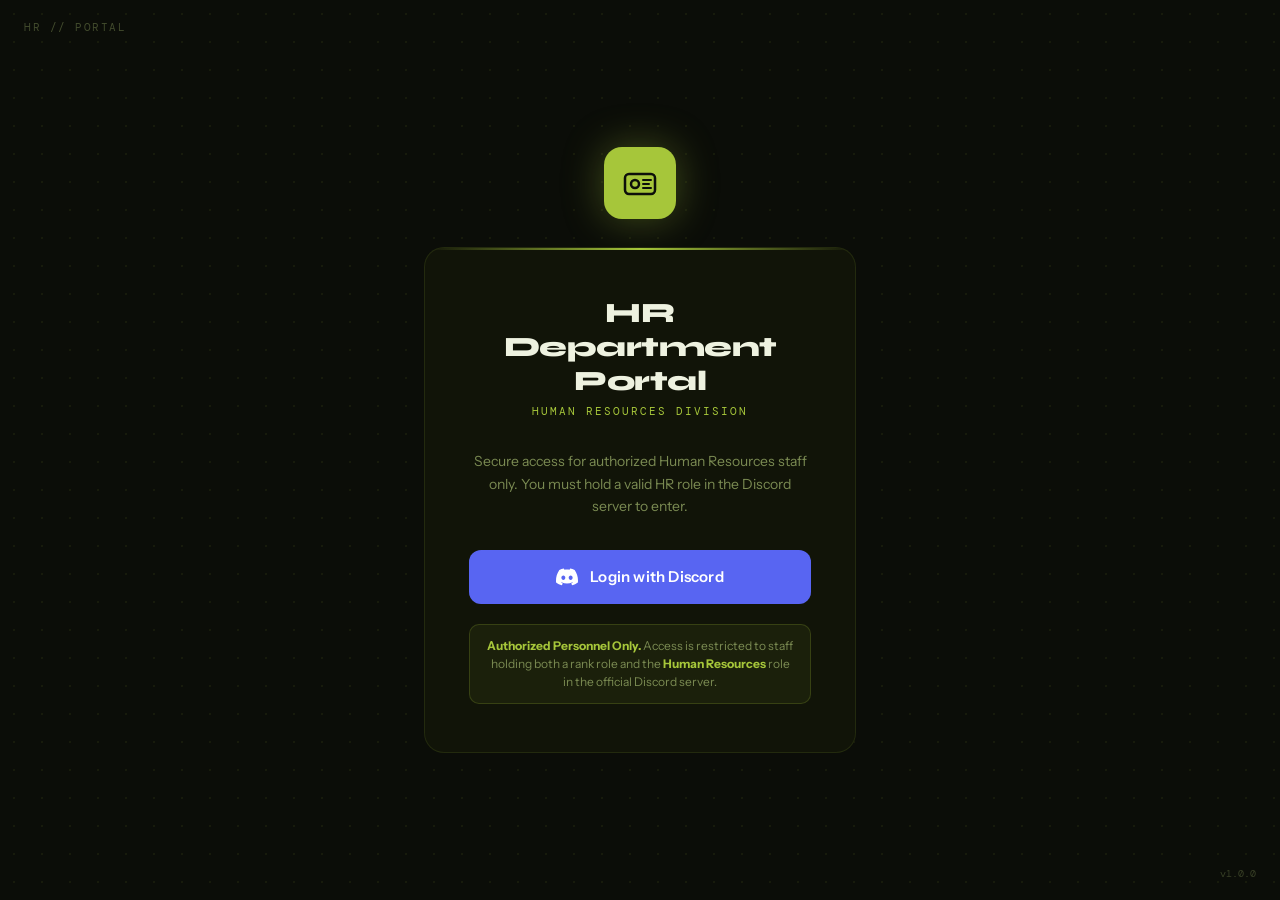
<file: pages/transcripts.html>
<!DOCTYPE html>
<html lang="en">
<head>
  <meta charset="UTF-8"/>
  <meta name="viewport" content="width=device-width, initial-scale=1.0"/>
  <title>Ticket Transcripts — HR Portal</title>
  <link rel="preconnect" href="https://fonts.googleapis.com">
  <link href="https://fonts.googleapis.com/css2?family=Syne:wght@400;600;700;800&family=DM+Mono:wght@400;500&family=Instrument+Sans:wght@400;500;600&display=swap" rel="stylesheet">
  <link rel="stylesheet" href="../css/global.css">
  <style>
    .file-row { display:flex; align-items:center; gap:14px; padding:14px 16px; border-radius:10px; border:1px solid var(--border); background:var(--surface-2); transition:border-color 0.15s; }
    .file-row:hover { border-color: var(--border-strong); }
    .file-icon { width:38px;height:38px;background:var(--accent-glow);border:1px solid var(--border-strong);border-radius:8px;display:flex;align-items:center;justify-content:center;flex-shrink:0; }
    .file-icon svg { width:18px;height:18px;color:var(--accent); }
    .file-meta { flex:1;min-width:0; }
    .file-name { font-size:14px;font-weight:600;color:var(--text-primary);white-space:nowrap;overflow:hidden;text-overflow:ellipsis; }
    .file-info { font-family:'DM Mono',monospace;font-size:10px;color:var(--text-muted);letter-spacing:0.5px;margin-top:2px; }
    .file-actions { display:flex;gap:8px;flex-shrink:0; }
    .files-list { display:flex;flex-direction:column;gap:10px; }
    #upload-modal .form-group + .form-group { margin-top:16px; }
  </style>
</head>
<body>
<script type="module">
import { initLayout } from '../js/layout.js';
import { initFirebase } from '../js/firebase.js';
import { hasPermission } from '../js/auth.js';
import { CAN_MANAGE_TRANSCRIPTS } from '../js/config.js';
import { uploadTranscriptFile, deleteTranscriptFile } from '../js/repositoryStorage.js';
import { toast } from '../js/toast.js';

let session, db;
let allFiles = [];

(async () => {
  session = await initLayout('Ticket Transcripts', 'transcripts');
  if (!session) return;

  ({ db } = await initFirebase());

  const canManage = hasPermission(session, CAN_MANAGE_TRANSCRIPTS);

  document.getElementById('page-content').innerHTML = `
    <div class="card">
      <div class="card-header">
        <div>
          <div class="card-title">Ticket Transcripts</div>
          <div class="card-subtitle">HR ticket logs stored permanently</div>
        </div>
        <div style="display:flex;gap:10px;align-items:center;">
          <input type="text" id="search-input" class="form-input" placeholder="Search files…" style="width:220px;padding:8px 12px;font-size:13px;">
          ${canManage ? `<button class="btn btn-primary" id="upload-btn">
            <svg viewBox="0 0 16 16" fill="none" stroke="currentColor" stroke-width="2"><path d="M8 2v8M4 6l4-4 4 4" stroke-linecap="round" stroke-linejoin="round"/><path d="M2 12h12" stroke-linecap="round"/></svg>
            Upload File
          </button>` : ''}
        </div>
      </div>

      <div id="file-list-wrap">
        <div style="text-align:center;padding:32px;color:var(--text-muted);">
          <div class="spinner" style="margin:0 auto 12px;"></div>
          <p style="font-size:13px;">Loading transcripts…</p>
        </div>
      </div>
    </div>

    <!-- Upload Modal -->
    ${canManage ? `
    <div class="modal-overlay hidden" id="upload-modal">
      <div class="modal">
        <div class="modal-title">Upload Transcript</div>
        <div class="modal-body">Select a file to upload. It will be committed to the GitHub repository.</div>

        <div class="upload-zone" id="drop-zone">
          <svg viewBox="0 0 32 32" fill="none" stroke="currentColor" stroke-width="1.5">
            <path d="M16 4v16M8 12l8-8 8 8" stroke-linecap="round" stroke-linejoin="round"/>
            <path d="M4 24h24" stroke-linecap="round"/>
          </svg>
          <p><strong>Click to browse</strong> or drag &amp; drop</p>
          <p style="font-size:12px;margin-top:4px;">Any file type accepted</p>
          <input type="file" id="file-input" style="display:none">
        </div>

        <div id="selected-file" style="margin-top:12px;display:none;padding:10px 14px;background:var(--surface-2);border:1px solid var(--border);border-radius:8px;font-size:13px;color:var(--text-secondary);"></div>

        <div class="form-group" style="margin-top:16px;">
          <label class="form-label">Description <span style="color:var(--text-muted)">(optional)</span></label>
          <input type="text" class="form-input" id="file-desc" placeholder="Brief description of this transcript…">
        </div>

        <div class="modal-actions" style="margin-top:24px;">
          <button class="btn btn-ghost" id="cancel-upload">Cancel</button>
          <button class="btn btn-primary" id="confirm-upload" disabled>
            <svg viewBox="0 0 16 16" fill="none" stroke="currentColor" stroke-width="2"><path d="M8 2v8M4 6l4-4 4 4" stroke-linecap="round" stroke-linejoin="round"/><path d="M2 12h12" stroke-linecap="round"/></svg>
            Upload
          </button>
        </div>
      </div>
    </div>
    ` : ''}

    <!-- Delete Confirm Modal -->
    <div class="modal-overlay hidden" id="delete-modal">
      <div class="modal">
        <div class="modal-title" style="color:var(--danger);">Delete Transcript</div>
        <div class="modal-body">Are you sure you want to permanently delete this file? This action cannot be undone.</div>
        <div class="modal-actions">
          <button class="btn btn-ghost" id="cancel-delete">Cancel</button>
          <button class="btn btn-danger" id="confirm-delete">Delete</button>
        </div>
      </div>
    </div>
  `;

  await loadFiles();

  // Search
  document.getElementById('search-input').addEventListener('input', (e) => renderFiles(
    allFiles.filter(f => f.filename.toLowerCase().includes(e.target.value.toLowerCase()))
  ));

  if (canManage) setupUploadUI();
})();

async function loadFiles() {
  try {
    const snap = await db.collection('transcripts').orderBy('uploadedAt', 'desc').get();
    allFiles = snap.docs.map(d => ({ id: d.id, ...d.data() }));
    renderFiles(allFiles);
  } catch(e) {
    document.getElementById('file-list-wrap').innerHTML = `
      <div class="empty-state"><p>Error loading files: ${e.message}</p></div>
    `;
  }
}

function renderFiles(files) {
  const canManage = hasPermission(session, CAN_MANAGE_TRANSCRIPTS);
  const wrap = document.getElementById('file-list-wrap');

  if (!files.length) {
    wrap.innerHTML = `
      <div class="empty-state">
        <svg viewBox="0 0 40 40" fill="none" stroke="currentColor" stroke-width="1.5">
          <path d="M10 6h15l8 8v22H10V6z" stroke-linecap="round" stroke-linejoin="round"/>
          <path d="M25 6v8h8" stroke-linecap="round" stroke-linejoin="round"/>
        </svg>
        <p>No transcripts found.</p>
      </div>
    `;
    return;
  }

  wrap.innerHTML = `<div class="files-list">${files.map(f => {
    const date = f.uploadedAt?.toDate ? f.uploadedAt.toDate() : new Date(f.uploadedAt || 0);
    const dateStr = date.toLocaleDateString('en-US', { year:'numeric', month:'short', day:'numeric' });
    const sizeStr = f.size ? formatBytes(f.size) : 'Unknown size';

    return `<div class="file-row" data-id="${f.id}">
      <div class="file-icon">
        <svg viewBox="0 0 18 18" fill="none" stroke="currentColor" stroke-width="1.5">
          <path d="M4 2h8l4 4v11a1 1 0 01-1 1H4a1 1 0 01-1-1V3a1 1 0 011-1z" stroke-linecap="round"/>
          <path d="M12 2v4h4" stroke-linecap="round"/>
        </svg>
      </div>
      <div class="file-meta">
        <div class="file-name">${escHtml(f.filename)}</div>
        <div class="file-info">${sizeStr} · Uploaded by ${escHtml(f.uploadedBy||'Unknown')} · ${dateStr}${f.description ? ` · ${escHtml(f.description)}` : ''}</div>
      </div>
      <div class="file-actions">
        <a href="${f.downloadUrl}" target="_blank" class="btn btn-ghost btn-sm">
          <svg viewBox="0 0 16 16" fill="none" stroke="currentColor" stroke-width="1.8"><path d="M8 2v8M4 10l4 4 4-4" stroke-linecap="round" stroke-linejoin="round"/><path d="M2 14h12" stroke-linecap="round"/></svg>
          Download
        </a>
        ${canManage ? `<button class="btn btn-danger btn-sm delete-file-btn" data-id="${f.id}" data-path="${escHtml(f.repoPath||'')}" data-sha="${escHtml(f.repoSha||'')}">
          <svg viewBox="0 0 16 16" fill="none" stroke="currentColor" stroke-width="1.8"><path d="M2 4h12M5 4V2h6v2M6 7v5M10 7v5M3 4l1 10h8l1-10" stroke-linecap="round" stroke-linejoin="round"/></svg>
          Delete
        </button>` : ''}
      </div>
    </div>`;
  }).join('')}</div>`;

  document.querySelectorAll('.delete-file-btn').forEach(btn => {
    btn.addEventListener('click', () => openDeleteModal(btn.dataset.id, btn.dataset.path, btn.dataset.sha));
  });
}

let deleteTarget = null;
function openDeleteModal(id, repoPath, repoSha) {
  deleteTarget = { id, repoPath, repoSha };
  document.getElementById('delete-modal').classList.remove('hidden');
  document.getElementById('cancel-delete').onclick = () => {
    document.getElementById('delete-modal').classList.add('hidden');
    deleteTarget = null;
  };
  document.getElementById('confirm-delete').onclick = async () => {
    if (!deleteTarget) return;
    try {
      if (deleteTarget.repoPath) {
        await deleteTranscriptFile(deleteTarget.repoPath, deleteTarget.repoSha);
      }
      await db.collection('transcripts').doc(deleteTarget.id).delete();
      toast('Transcript deleted.', 'success');
      document.getElementById('delete-modal').classList.add('hidden');
      deleteTarget = null;
      await loadFiles();
    } catch(e) {
      toast('Failed to delete: ' + e.message, 'error');
    }
  };
}

function setupUploadUI() {
  const uploadBtn = document.getElementById('upload-btn');
  const modal = document.getElementById('upload-modal');
  const dropZone = document.getElementById('drop-zone');
  const fileInput = document.getElementById('file-input');
  const confirmBtn = document.getElementById('confirm-upload');
  const cancelBtn = document.getElementById('cancel-upload');
  let selectedFile = null;

  uploadBtn.addEventListener('click', () => modal.classList.remove('hidden'));
  cancelBtn.addEventListener('click', () => { modal.classList.add('hidden'); resetUpload(); });

  dropZone.addEventListener('click', () => fileInput.click());
  fileInput.addEventListener('change', () => handleFile(fileInput.files[0]));

  dropZone.addEventListener('dragover', e => { e.preventDefault(); dropZone.classList.add('drag-over'); });
  dropZone.addEventListener('dragleave', () => dropZone.classList.remove('drag-over'));
  dropZone.addEventListener('drop', e => {
    e.preventDefault(); dropZone.classList.remove('drag-over');
    handleFile(e.dataTransfer.files[0]);
  });

  function handleFile(file) {
    if (!file) return;
    selectedFile = file;
    document.getElementById('selected-file').style.display = 'block';
    document.getElementById('selected-file').textContent = `${file.name} (${formatBytes(file.size)})`;
    confirmBtn.disabled = false;
  }

  function resetUpload() {
    selectedFile = null;
    fileInput.value = '';
    document.getElementById('selected-file').style.display = 'none';
    document.getElementById('file-desc').value = '';
    confirmBtn.disabled = true;
  }

  confirmBtn.addEventListener('click', async () => {
    if (!selectedFile) return;
    confirmBtn.disabled = true;
    confirmBtn.innerHTML = '<div class="spinner" style="width:14px;height:14px;border-width:2px;"></div> Uploading…';

    try {
      const uploaded = await uploadTranscriptFile(selectedFile, session);

      await db.collection('transcripts').add({
        filename:    selectedFile.name,
        size:        selectedFile.size,
        repoPath:    uploaded.path,
        repoSha:     uploaded.sha,
        downloadUrl: uploaded.downloadUrl,
        htmlUrl:     uploaded.htmlUrl,
        storageProvider: 'github',
        description: document.getElementById('file-desc').value.trim(),
        uploadedBy:  session.username,
        uploaderId:  session.id,
        uploadedAt:  firebase.firestore.FieldValue.serverTimestamp()
      });

      toast('Transcript uploaded successfully!', 'success');
      modal.classList.add('hidden');
      resetUpload();
      await loadFiles();
    } catch(e) {
      toast('Upload failed: ' + e.message, 'error');
      confirmBtn.disabled = false;
      confirmBtn.innerHTML = `<svg viewBox="0 0 16 16" fill="none" stroke="currentColor" stroke-width="2"><path d="M8 2v8M4 6l4-4 4 4" stroke-linecap="round" stroke-linejoin="round"/><path d="M2 12h12" stroke-linecap="round"/></svg> Upload`;
    }
  });
}

function formatBytes(b) {
  if (b < 1024) return b + ' B';
  if (b < 1048576) return (b/1024).toFixed(1) + ' KB';
  return (b/1048576).toFixed(1) + ' MB';
}
function escHtml(str) {
  return String(str).replace(/[&<>"']/g, c => ({'&':'&amp;','<':'&lt;','>':'&gt;','"':'&quot;',"'":'&#39;'})[c]);
}
</script>
</body>
</html>
</file>
<file: css/global.css>
/* ===== HR PORTAL — GLOBAL STYLES ===== */
@import url('https://fonts.googleapis.com/css2?family=Syne:wght@400;600;700;800&family=DM+Mono:wght@400;500&family=Instrument+Sans:wght@400;500;600&display=swap');

:root {
  --accent:        #a6c63a;
  --accent-dim:    #8aab1e;
  --accent-glow:   rgba(166,198,58,0.18);
  --bg:            #0b0d08;
  --surface:       #111408;
  --surface-2:     #181c09;
  --surface-3:     #1f250b;
  --border:        rgba(166,198,58,0.12);
  --border-strong: rgba(166,198,58,0.25);
  --text-primary:  #eef2e0;
  --text-secondary:#c5d18a;
  --text-muted:    #7a8a52;
  --danger:        #ef4444;
  --danger-dim:    rgba(239,68,68,0.12);
  --warning:       #f59e0b;
  --success:       #a6c63a;
  --radius:        12px;
  --radius-lg:     18px;
  --sidebar-w:     240px;
  --topbar-h:      60px;
}

*, *::before, *::after { box-sizing: border-box; margin: 0; padding: 0; }

html { scroll-behavior: smooth; }

body {
  font-family: 'Instrument Sans', sans-serif;
  background: var(--bg);
  color: var(--text-primary);
  min-height: 100vh;
  -webkit-font-smoothing: antialiased;
}

/* ===== SCROLLBAR ===== */
::-webkit-scrollbar { width: 6px; height: 6px; }
::-webkit-scrollbar-track { background: var(--bg); }
::-webkit-scrollbar-thumb { background: var(--border-strong); border-radius: 99px; }
::-webkit-scrollbar-thumb:hover { background: var(--accent-dim); }

/* ===== TYPOGRAPHY ===== */
h1,h2,h3,h4 { font-family: 'Syne', sans-serif; }
code, .mono { font-family: 'DM Mono', monospace; }

/* ===== UTILITY ===== */
.hidden { display: none !important; }
.flex { display: flex; }
.flex-col { flex-direction: column; }
.items-center { align-items: center; }
.justify-between { justify-content: space-between; }
.gap-2 { gap: 8px; }
.gap-3 { gap: 12px; }
.gap-4 { gap: 16px; }

/* ===== APP LAYOUT ===== */
.app-layout {
  display: flex;
  min-height: 100vh;
}

/* ===== SIDEBAR ===== */
.sidebar {
  width: var(--sidebar-w);
  background: var(--surface);
  border-right: 1px solid var(--border);
  display: flex;
  flex-direction: column;
  position: fixed;
  top: 0; left: 0; bottom: 0;
  z-index: 100;
  overflow-y: auto;
}

.sidebar-logo {
  padding: 22px 20px 16px;
  border-bottom: 1px solid var(--border);
  display: flex;
  align-items: center;
  gap: 12px;
}
.sidebar-logo .icon {
  width: 36px; height: 36px;
  background: var(--accent);
  border-radius: 10px;
  display: flex; align-items: center; justify-content: center;
  flex-shrink: 0;
}
.sidebar-logo .icon svg { width:20px; height:20px; }
.sidebar-logo .brand { display: flex; flex-direction: column; }
.sidebar-logo .brand-name {
  font-family: 'Syne', sans-serif;
  font-size: 14px;
  font-weight: 800;
  color: var(--text-primary);
  line-height: 1.1;
}
.sidebar-logo .brand-sub {
  font-family: 'DM Mono', monospace;
  font-size: 9px;
  color: var(--accent);
  letter-spacing: 1.5px;
  text-transform: uppercase;
}

.sidebar-user {
  margin: 14px 12px;
  padding: 12px;
  background: var(--surface-2);
  border: 1px solid var(--border);
  border-radius: var(--radius);
  display: flex;
  align-items: center;
  gap: 10px;
}
.sidebar-user img {
  width: 34px; height: 34px;
  border-radius: 50%;
  border: 2px solid var(--accent);
  object-fit: cover;
}
.sidebar-user .user-info { display: flex; flex-direction: column; min-width: 0; }
.sidebar-user .user-name {
  font-size: 13px;
  font-weight: 600;
  color: var(--text-primary);
  white-space: nowrap;
  overflow: hidden;
  text-overflow: ellipsis;
}
.sidebar-user .user-role {
  font-family: 'DM Mono', monospace;
  font-size: 9px;
  color: var(--accent);
  letter-spacing: 1px;
  text-transform: uppercase;
}

.sidebar-nav {
  flex: 1;
  padding: 8px 12px;
  display: flex;
  flex-direction: column;
  gap: 2px;
}

.nav-section-label {
  font-family: 'DM Mono', monospace;
  font-size: 9px;
  color: var(--text-muted);
  letter-spacing: 1.8px;
  text-transform: uppercase;
  padding: 12px 8px 6px;
}

.nav-item {
  display: flex;
  align-items: center;
  gap: 10px;
  padding: 10px 12px;
  border-radius: 10px;
  font-size: 13px;
  font-weight: 500;
  color: var(--text-muted);
  cursor: pointer;
  transition: all 0.15s ease;
  text-decoration: none;
  border: 1px solid transparent;
  user-select: none;
}
.nav-item:hover { background: var(--surface-2); color: var(--text-secondary); }
.nav-item.active {
  background: var(--accent-glow);
  color: var(--accent);
  border-color: var(--border-strong);
}
.nav-item svg { width:16px; height:16px; flex-shrink:0; }

.sidebar-footer {
  padding: 12px;
  border-top: 1px solid var(--border);
}
.logout-btn {
  display: flex; align-items: center; gap: 10px;
  width: 100%;
  padding: 10px 12px;
  background: none;
  border: 1px solid var(--border);
  border-radius: 10px;
  color: var(--text-muted);
  font-size: 13px;
  font-weight: 500;
  cursor: pointer;
  transition: all 0.15s ease;
  font-family: 'Instrument Sans', sans-serif;
}
.logout-btn:hover { border-color: var(--danger); color: var(--danger); background: var(--danger-dim); }
.logout-btn svg { width:15px; height:15px; }

/* ===== MAIN CONTENT ===== */
.main-content {
  flex: 1;
  margin-left: var(--sidebar-w);
  display: flex;
  flex-direction: column;
  min-height: 100vh;
}

.topbar {
  height: var(--topbar-h);
  border-bottom: 1px solid var(--border);
  display: flex;
  align-items: center;
  justify-content: space-between;
  padding: 0 32px;
  background: rgba(11,13,8,0.8);
  backdrop-filter: blur(12px);
  position: sticky;
  top: 0;
  z-index: 50;
}
.topbar-title {
  font-family: 'Syne', sans-serif;
  font-size: 17px;
  font-weight: 700;
  color: var(--text-primary);
}
.topbar-right {
  display: flex;
  align-items: center;
  gap: 16px;
}
.topbar-badge {
  font-family: 'DM Mono', monospace;
  font-size: 10px;
  color: var(--accent);
  background: var(--accent-glow);
  border: 1px solid var(--border-strong);
  padding: 4px 10px;
  border-radius: 99px;
  letter-spacing: 1px;
  text-transform: uppercase;
}

.page-body {
  padding: 32px;
  flex: 1;
}

/* ===== CARDS ===== */
.card {
  background: var(--surface);
  border: 1px solid var(--border);
  border-radius: var(--radius-lg);
  padding: 24px;
  position: relative;
}
.card-header {
  display: flex;
  align-items: center;
  justify-content: space-between;
  margin-bottom: 20px;
}
.card-title {
  font-family: 'Syne', sans-serif;
  font-size: 16px;
  font-weight: 700;
  color: var(--text-primary);
}
.card-subtitle {
  font-size: 13px;
  color: var(--text-muted);
  margin-top: 2px;
}

/* ===== BUTTONS ===== */
.btn {
  display: inline-flex;
  align-items: center;
  gap: 8px;
  padding: 10px 18px;
  border-radius: 10px;
  font-family: 'Instrument Sans', sans-serif;
  font-size: 13px;
  font-weight: 600;
  cursor: pointer;
  transition: all 0.15s ease;
  border: 1px solid transparent;
  white-space: nowrap;
}
.btn svg { width:15px; height:15px; }
.btn-primary {
  background: var(--accent);
  color: #0b0d08;
  border-color: var(--accent);
}
.btn-primary:hover { background: var(--accent-dim); transform: translateY(-1px); box-shadow: 0 4px 16px rgba(166,198,58,0.25); }
.btn-ghost {
  background: transparent;
  color: var(--text-secondary);
  border-color: var(--border-strong);
}
.btn-ghost:hover { background: var(--surface-2); color: var(--text-primary); }
.btn-danger {
  background: transparent;
  color: var(--danger);
  border-color: rgba(239,68,68,0.3);
}
.btn-danger:hover { background: var(--danger-dim); }
.btn-sm { padding: 7px 13px; font-size: 12px; }
.btn:disabled { opacity: 0.45; cursor: not-allowed; pointer-events: none; }

/* ===== FORM ELEMENTS ===== */
.form-group { display: flex; flex-direction: column; gap: 7px; }
.form-label {
  font-family: 'DM Mono', monospace;
  font-size: 11px;
  color: var(--text-muted);
  letter-spacing: 1px;
  text-transform: uppercase;
}
.form-label .req { color: var(--accent); }
.form-input, .form-select, .form-textarea {
  background: var(--surface-2);
  border: 1px solid var(--border);
  border-radius: 10px;
  padding: 12px 14px;
  color: var(--text-primary);
  font-family: 'Instrument Sans', sans-serif;
  font-size: 14px;
  transition: all 0.15s ease;
  width: 100%;
}
.form-input:focus, .form-select:focus, .form-textarea:focus {
  outline: none;
  border-color: var(--accent);
  box-shadow: 0 0 0 3px var(--accent-glow);
}
.form-input::placeholder, .form-textarea::placeholder { color: var(--text-muted); }
.form-input:disabled, .form-select:disabled {
  opacity: 0.5;
  cursor: not-allowed;
}
.form-select { appearance: none; cursor: pointer; }
.form-textarea { resize: vertical; min-height: 100px; }

.form-input.readonly {
  background: var(--surface-3);
  color: var(--accent);
  font-family: 'DM Mono', monospace;
  font-size: 13px;
  cursor: default;
}

/* ===== MULTI-SELECT ===== */
.multiselect-wrap {
  background: var(--surface-2);
  border: 1px solid var(--border);
  border-radius: 10px;
  padding: 4px;
  display: flex;
  flex-wrap: wrap;
  gap: 4px;
  min-height: 46px;
  cursor: pointer;
  transition: border-color 0.15s ease;
}
.multiselect-wrap:focus-within { border-color: var(--accent); box-shadow: 0 0 0 3px var(--accent-glow); }
.multiselect-tag {
  display: inline-flex; align-items: center; gap: 5px;
  background: var(--accent-glow);
  border: 1px solid var(--border-strong);
  border-radius: 6px;
  padding: 4px 9px;
  font-size: 12px;
  color: var(--accent);
  font-weight: 500;
}
.multiselect-tag button {
  background: none; border: none;
  color: var(--accent); cursor: pointer;
  display: flex; align-items: center;
  padding: 0; line-height: 1;
  font-size: 14px;
}
.multiselect-dropdown {
  position: absolute;
  background: var(--surface-2);
  border: 1px solid var(--border-strong);
  border-radius: var(--radius);
  z-index: 200;
  overflow: hidden;
  box-shadow: 0 12px 32px rgba(0,0,0,0.5);
  min-width: 200px;
}
.multiselect-option {
  padding: 10px 14px;
  font-size: 13px;
  color: var(--text-secondary);
  cursor: pointer;
  display: flex; align-items: center; gap: 10px;
  transition: background 0.1s ease;
}
.multiselect-option:hover { background: var(--surface-3); }
.multiselect-option.selected { color: var(--accent); }
.multiselect-option .check { width:14px; height:14px; flex-shrink:0; }

/* ===== TABLE ===== */
.data-table {
  width: 100%;
  border-collapse: collapse;
}
.data-table th {
  font-family: 'DM Mono', monospace;
  font-size: 10px;
  color: var(--text-muted);
  letter-spacing: 1.5px;
  text-transform: uppercase;
  text-align: left;
  padding: 10px 14px;
  border-bottom: 1px solid var(--border);
}
.data-table td {
  padding: 13px 14px;
  font-size: 13px;
  color: var(--text-secondary);
  border-bottom: 1px solid rgba(166,198,58,0.06);
  vertical-align: middle;
}
.data-table tr:last-child td { border-bottom: none; }
.data-table tr:hover td { background: rgba(166,198,58,0.03); }

/* ===== BADGES ===== */
.badge {
  display: inline-block;
  padding: 3px 10px;
  border-radius: 99px;
  font-family: 'DM Mono', monospace;
  font-size: 10px;
  letter-spacing: 0.8px;
  font-weight: 500;
}
.badge-role {
  background: var(--accent-glow);
  color: var(--accent);
  border: 1px solid var(--border-strong);
}
.badge-danger {
  background: var(--danger-dim);
  color: var(--danger);
  border: 1px solid rgba(239,68,68,0.2);
}
.badge-warning {
  background: rgba(245,158,11,0.12);
  color: var(--warning);
  border: 1px solid rgba(245,158,11,0.2);
}

/* ===== TOAST ===== */
#toast-container {
  position: fixed;
  bottom: 24px;
  right: 24px;
  display: flex;
  flex-direction: column;
  gap: 10px;
  z-index: 9999;
}
.toast {
  background: var(--surface-2);
  border: 1px solid var(--border-strong);
  border-radius: 12px;
  padding: 14px 18px;
  font-size: 13px;
  color: var(--text-primary);
  display: flex;
  align-items: center;
  gap: 10px;
  min-width: 240px;
  animation: toastIn 0.25s ease;
  box-shadow: 0 8px 32px rgba(0,0,0,0.5);
}
.toast.success { border-color: var(--accent); }
.toast.error { border-color: var(--danger); }
.toast-dot { width:8px; height:8px; border-radius:50%; flex-shrink:0; }
.toast.success .toast-dot { background: var(--accent); }
.toast.error .toast-dot { background: var(--danger); }
@keyframes toastIn { from { opacity:0; transform: translateY(10px); } to { opacity:1; transform:translateY(0); } }

/* ===== MODAL ===== */
.modal-overlay {
  position: fixed; inset: 0;
  background: rgba(0,0,0,0.7);
  backdrop-filter: blur(4px);
  z-index: 500;
  display: flex;
  align-items: center;
  justify-content: center;
  padding: 24px;
}
.modal {
  background: var(--surface);
  border: 1px solid var(--border-strong);
  border-radius: var(--radius-lg);
  padding: 32px;
  max-width: 520px;
  width: 100%;
  position: relative;
}
.modal-title {
  font-family: 'Syne', sans-serif;
  font-size: 19px;
  font-weight: 700;
  margin-bottom: 8px;
}
.modal-body { color: var(--text-muted); font-size: 14px; line-height: 1.6; margin-bottom: 24px; }
.modal-actions { display: flex; gap: 10px; justify-content: flex-end; }

/* ===== EMPTY STATE ===== */
.empty-state {
  text-align: center;
  padding: 48px 24px;
  color: var(--text-muted);
}
.empty-state svg { width:40px; height:40px; margin: 0 auto 16px; opacity:0.3; }
.empty-state p { font-size: 14px; }

/* ===== LOADING ===== */
.spinner {
  width: 20px; height: 20px;
  border: 2px solid var(--border);
  border-top-color: var(--accent);
  border-radius: 50%;
  animation: spin 0.7s linear infinite;
  display: inline-block;
}
@keyframes spin { to { transform: rotate(360deg); } }

.page-loader {
  position: fixed; inset: 0;
  background: var(--bg);
  display: flex; align-items: center; justify-content: center;
  z-index: 9998;
  flex-direction: column;
  gap: 16px;
}
.page-loader .spinner { width: 32px; height: 32px; border-width: 3px; }
.page-loader p { font-family:'DM Mono',monospace; font-size:12px; color:var(--text-muted); letter-spacing:1px; }

/* ===== ACCESS DENIED ===== */
.access-denied {
  display: flex;
  align-items: center;
  justify-content: center;
  min-height: 100vh;
  flex-direction: column;
  gap: 16px;
  text-align: center;
  padding: 24px;
}
.access-denied h2 { font-family:'Syne',sans-serif; font-size:24px; color:var(--danger); }
.access-denied p { color:var(--text-muted); max-width:360px; line-height:1.6; font-size:14px; }

/* ===== GRID ===== */
.stats-grid {
  display: grid;
  grid-template-columns: repeat(auto-fit, minmax(200px, 1fr));
  gap: 16px;
  margin-bottom: 28px;
}
.stat-card {
  background: var(--surface);
  border: 1px solid var(--border);
  border-radius: var(--radius-lg);
  padding: 20px 22px;
  display: flex;
  flex-direction: column;
  gap: 6px;
}
.stat-value {
  font-family: 'Syne', sans-serif;
  font-size: 32px;
  font-weight: 800;
  color: var(--accent);
}
.stat-label {
  font-family: 'DM Mono', monospace;
  font-size: 10px;
  color: var(--text-muted);
  letter-spacing: 1.5px;
  text-transform: uppercase;
}

/* ===== FILE UPLOAD ===== */
.upload-zone {
  border: 2px dashed var(--border-strong);
  border-radius: var(--radius-lg);
  padding: 32px;
  text-align: center;
  cursor: pointer;
  transition: all 0.2s ease;
}
.upload-zone:hover, .upload-zone.drag-over {
  border-color: var(--accent);
  background: var(--accent-glow);
}
.upload-zone svg { width:32px; height:32px; color: var(--text-muted); margin: 0 auto 12px; display:block; }
.upload-zone p { font-size: 14px; color: var(--text-muted); }
.upload-zone strong { color: var(--accent); }
</file>
